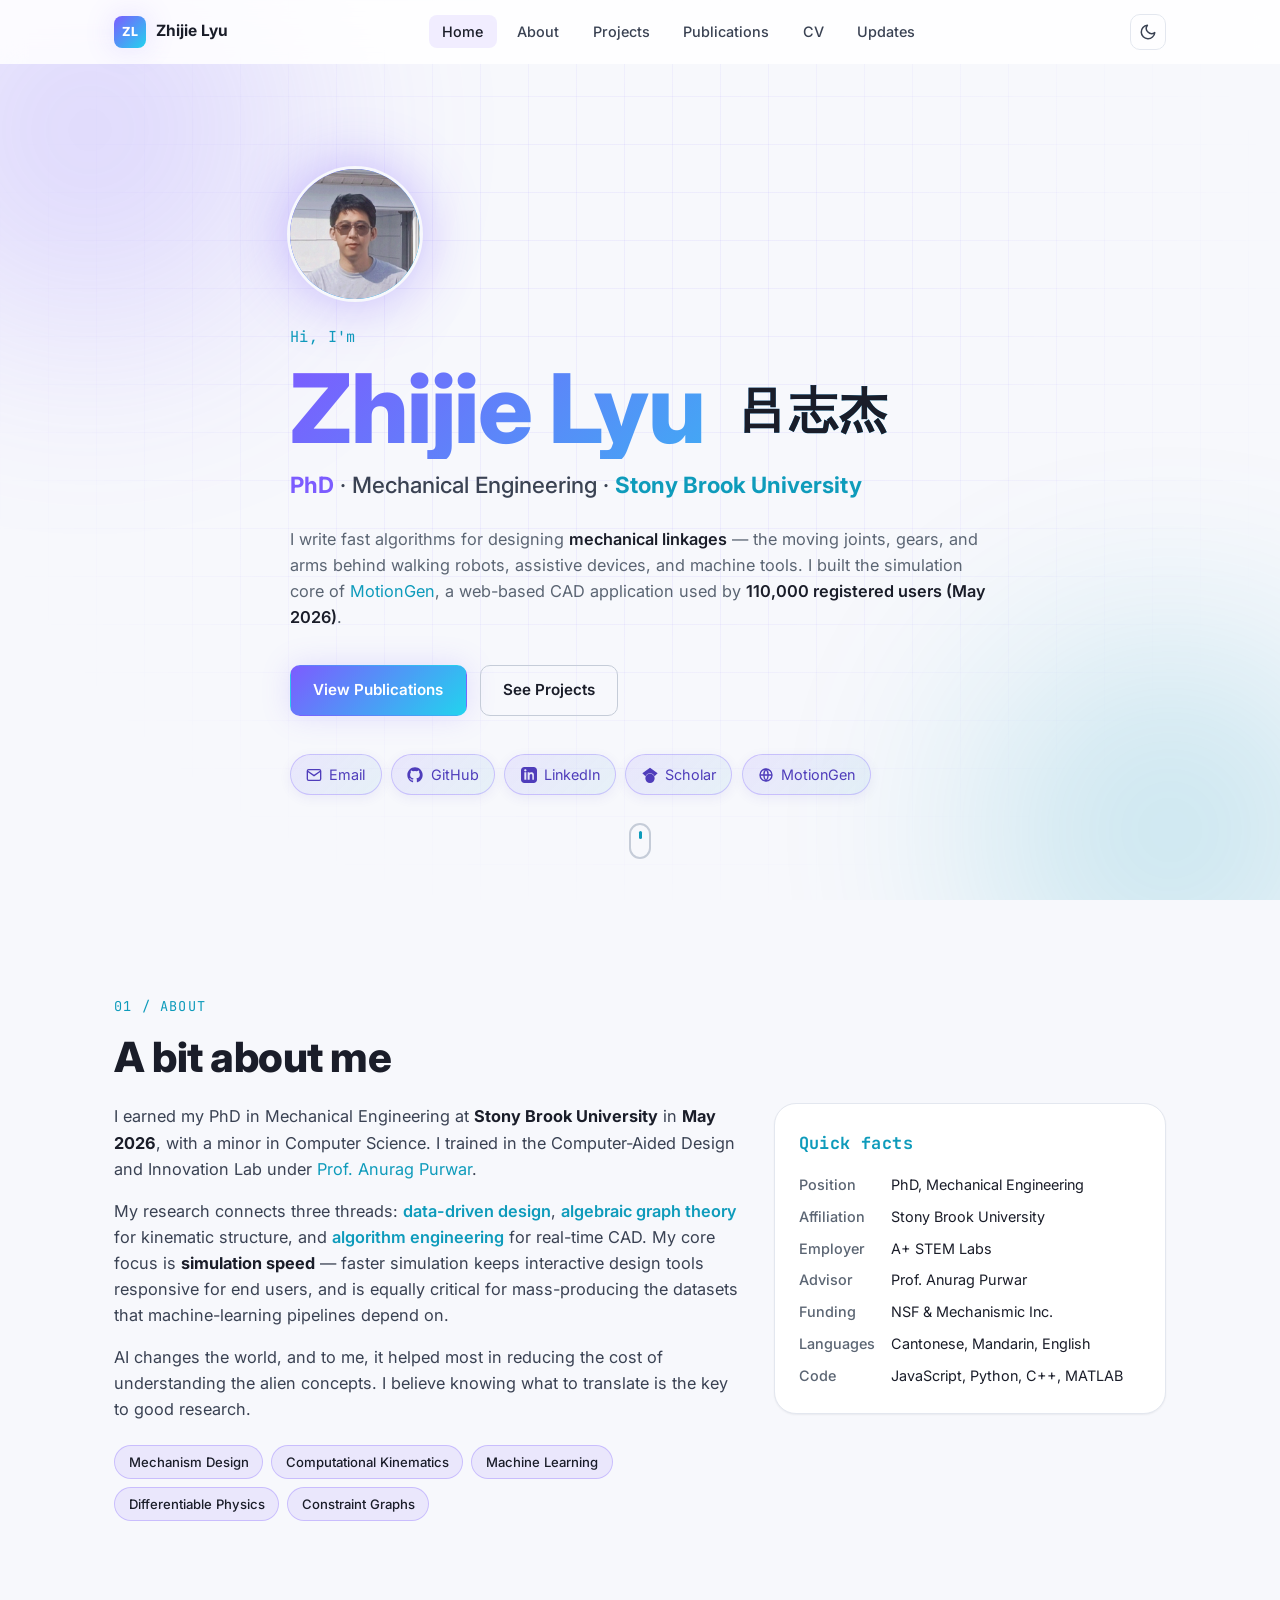
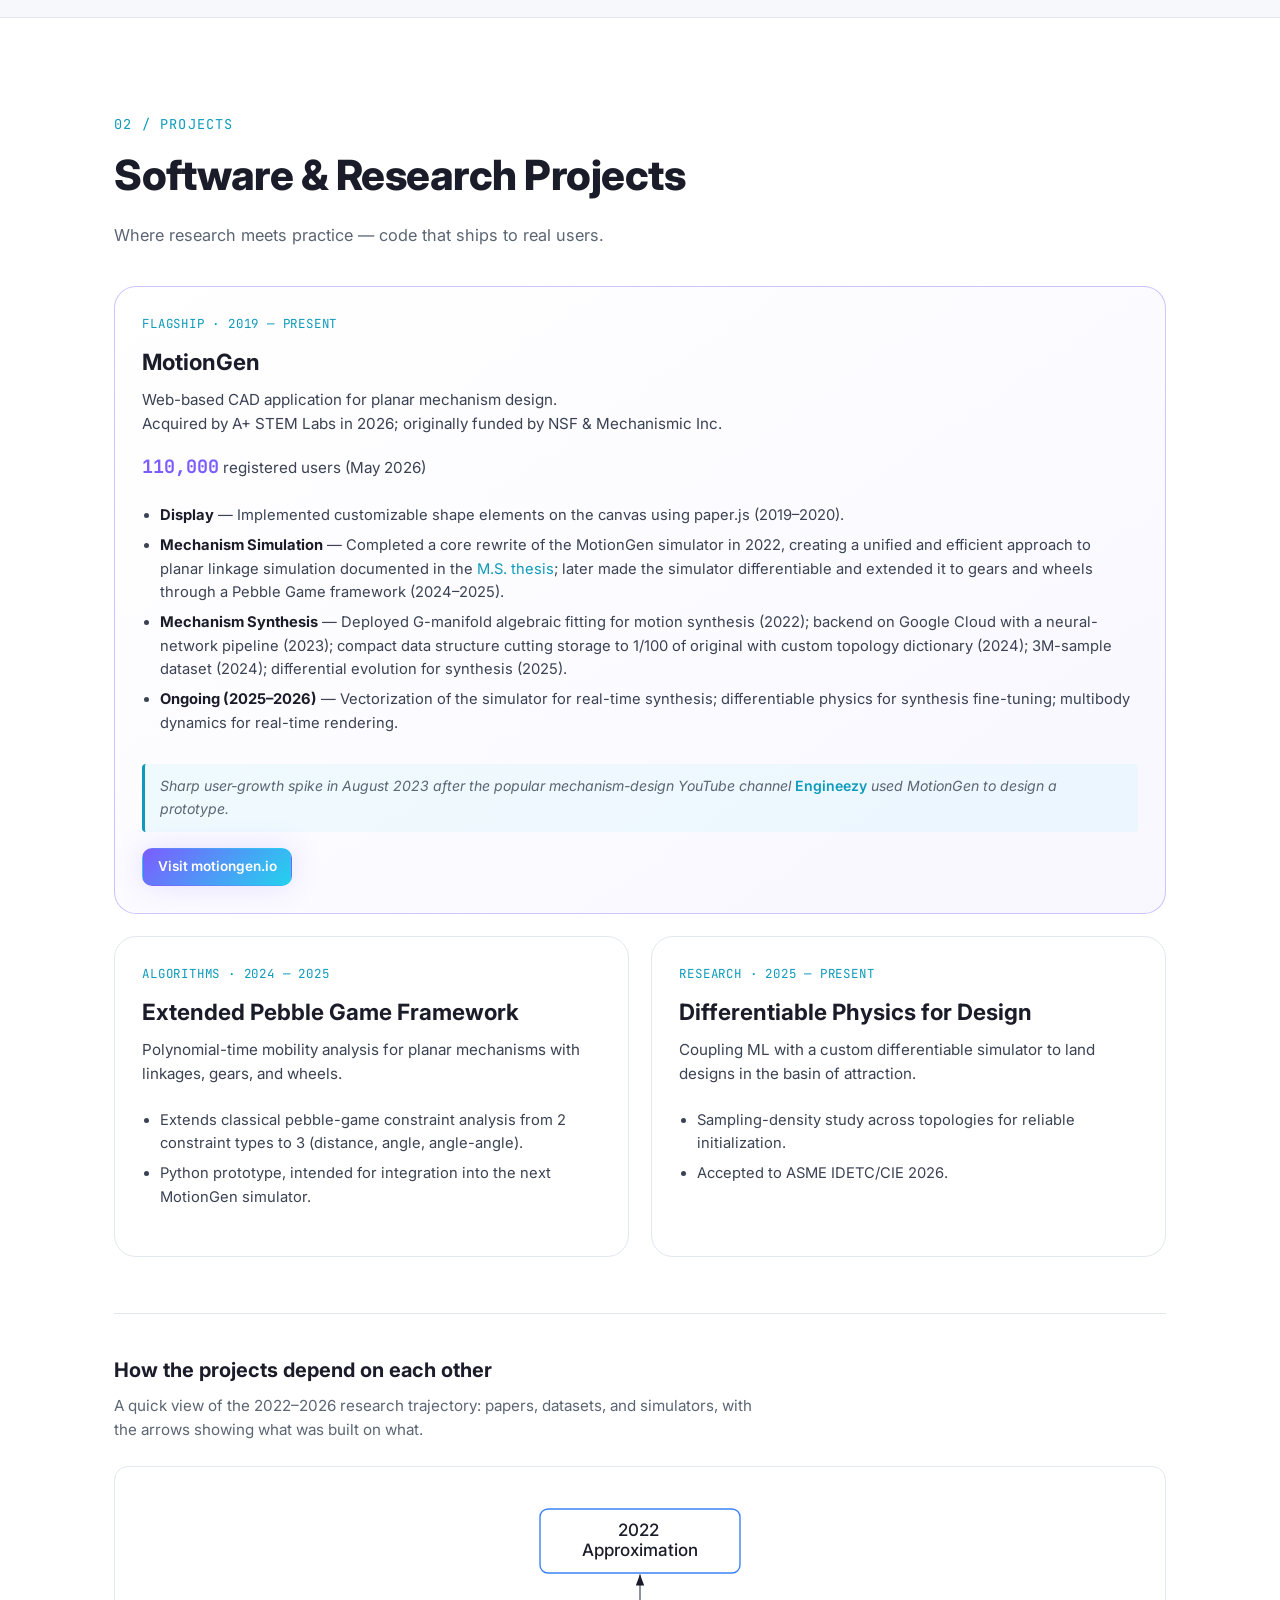
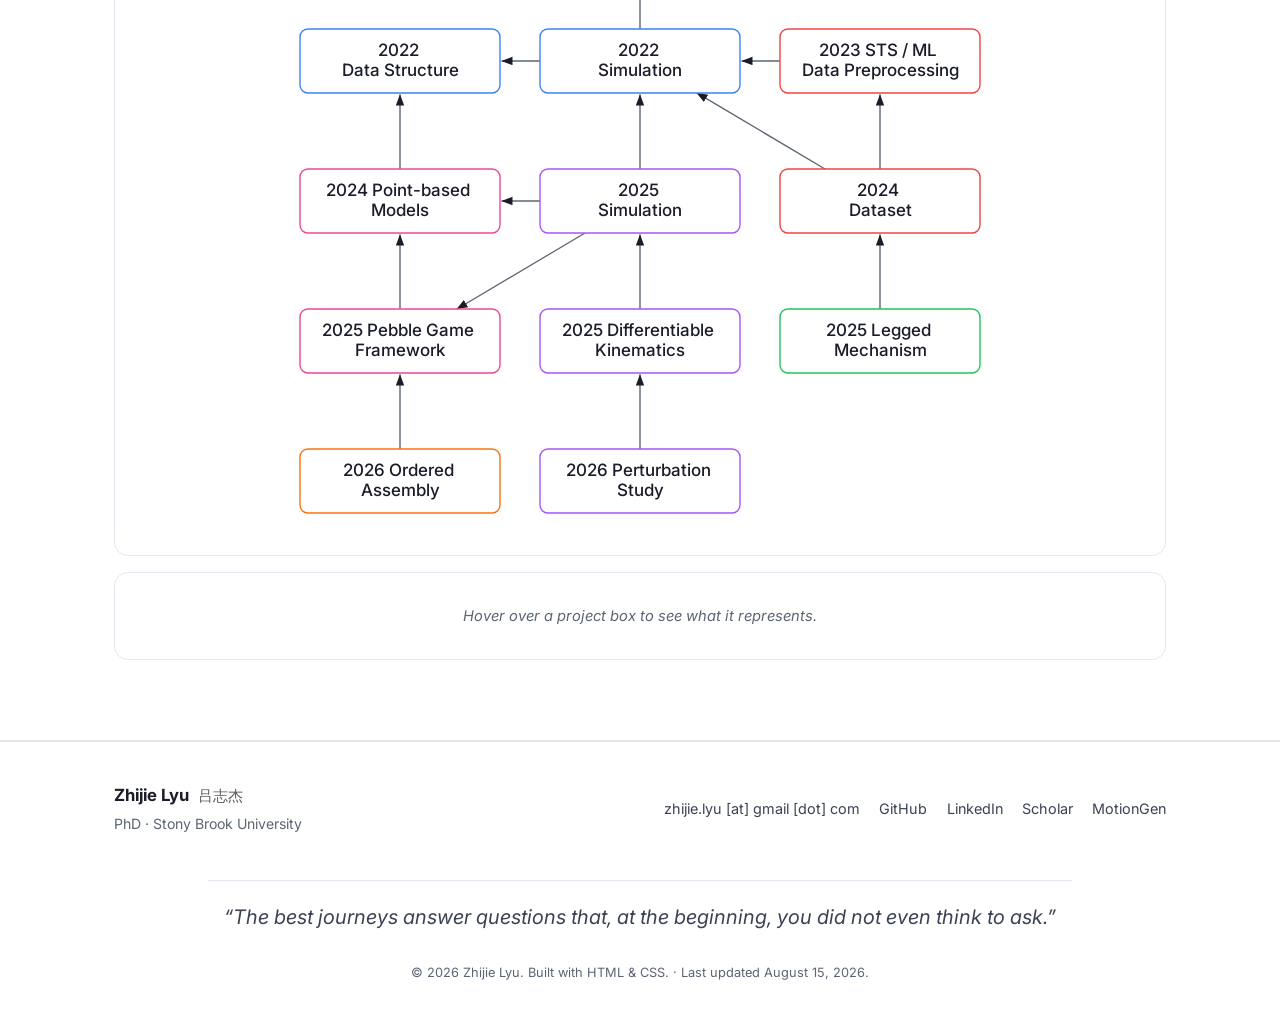
<file: index.html>
<!DOCTYPE html>
<html lang="en">
<head>
    <meta charset="UTF-8" />
    <meta name="viewport" content="width=device-width, initial-scale=1.0" />
    <meta name="description" content="Zhijie Lyu — PhD in Mechanical Engineering from Stony Brook University. Research on data-driven mechanism design, computational kinematics, and algebraic graph theory." />
    <meta name="author" content="Zhijie Lyu" />
    <title>Zhijie Lyu — Mechanism Design &amp; Computational Kinematics</title>
    <link rel="canonical" href="https://alsymiya.github.io/" />
    <link rel="icon" type="image/svg+xml" href="favicon.svg" />

    <!-- Open Graph -->
    <meta property="og:type" content="profile" />
    <meta property="og:title" content="Zhijie Lyu — Mechanism Design &amp; Computational Kinematics" />
    <meta property="og:description" content="PhD in Mechanical Engineering from Stony Brook University. Research on data-driven mechanism design, computational kinematics, and algebraic graph theory." />
    <meta property="og:url" content="https://alsymiya.github.io/" />
    <meta property="og:image" content="https://alsymiya.github.io/assets/img/avatar.png" />
    <meta property="profile:first_name" content="Zhijie" />
    <meta property="profile:last_name" content="Lyu" />

    <!-- Twitter card -->
    <meta name="twitter:card" content="summary" />
    <meta name="twitter:title" content="Zhijie Lyu — Mechanism Design &amp; Computational Kinematics" />
    <meta name="twitter:description" content="PhD in Mechanical Engineering from Stony Brook University. Research on data-driven mechanism design, computational kinematics, and algebraic graph theory." />
    <meta name="twitter:image" content="https://alsymiya.github.io/assets/img/avatar.png" />

    <!-- JSON-LD: Person schema -->
    <script type="application/ld+json">
    {
      "@context": "https://schema.org",
      "@type": "Person",
      "name": "Zhijie Lyu",
      "alternateName": "吕志杰",
      "givenName": "Zhijie",
      "familyName": "Lyu",
      "url": "https://alsymiya.github.io/",
      "image": "https://alsymiya.github.io/assets/img/avatar.png",
      "email": "mailto:zhijie.lyu@gmail.com",
      "jobTitle": "Researcher in Mechanical Engineering",
      "description": "PhD in Mechanical Engineering from Stony Brook University. Research on data-driven mechanism design, computational kinematics, and algebraic graph theory.",
      "affiliation": {
        "@type": "CollegeOrUniversity",
        "name": "Stony Brook University",
        "department": "Department of Mechanical Engineering",
        "url": "https://me.stonybrook.edu/"
      },
      "alumniOf": {
        "@type": "CollegeOrUniversity",
        "name": "Stony Brook University"
      },
      "knowsAbout": [
        "Computational Kinematics",
        "Mechanism Design",
        "Algebraic Graph Theory",
        "Data-Driven Design",
        "Computer-Aided Design",
        "Robotics"
      ],
      "sameAs": [
        "https://github.com/alsymiya",
        "https://www.linkedin.com/in/zhijie-lyu-7b461b293/",
        "https://scholar.google.com/citations?user=5Fk1GgYAAAAJ&hl=en",
        "https://motiongen.io"
      ]
    }
    </script>

    <link rel="preconnect" href="https://fonts.googleapis.com" />
    <link rel="preconnect" href="https://fonts.gstatic.com" crossorigin />
    <link href="https://fonts.googleapis.com/css2?family=Inter:wght@300;400;500;600;700;800&family=JetBrains+Mono:wght@400;500&display=swap" rel="stylesheet" />
    <link rel="stylesheet" href="styles.css" />

    <!-- Set theme before paint to avoid flash -->
    <script>
    (function () {
        try {
            var saved = localStorage.getItem('theme');
            var prefersLight = window.matchMedia && window.matchMedia('(prefers-color-scheme: light)').matches;
            var theme = saved || (prefersLight ? 'light' : 'dark');
            if (theme === 'light') document.documentElement.setAttribute('data-theme', 'light');
        } catch (e) { /* localStorage may be unavailable */ }
    })();
    </script>
</head>
<body>

<!-- ============== NAVIGATION ============== -->
<nav class="nav" id="nav">
    <div class="nav-inner">
        <a href="#home" class="nav-brand">
            <span class="brand-mark">ZL</span>
            <span class="brand-text">Zhijie Lyu</span>
        </a>
        <ul class="nav-links" id="navLinks">
            <li><a href="#home" class="nav-link">Home</a></li>
            <li><a href="#about" class="nav-link">About</a></li>
            <li><a href="#projects" class="nav-link">Projects</a></li>
            <li><a href="publications.html" class="nav-link">Publications</a></li>
            <li><a href="cv.html" class="nav-link">CV</a></li>
            <li><a href="updates.html" class="nav-link">Updates</a></li>
        </ul>
        <div class="nav-right">
            <button class="theme-toggle" id="themeToggle" aria-label="Toggle color theme" title="Toggle color theme">
                <svg class="icon-sun" viewBox="0 0 24 24" fill="none" stroke="currentColor" stroke-width="2" stroke-linecap="round" stroke-linejoin="round" aria-hidden="true">
                    <circle cx="12" cy="12" r="4"/>
                    <path d="M12 2v2M12 20v2M4.93 4.93l1.41 1.41M17.66 17.66l1.41 1.41M2 12h2M20 12h2M4.93 19.07l1.41-1.41M17.66 6.34l1.41-1.41"/>
                </svg>
                <svg class="icon-moon" viewBox="0 0 24 24" fill="none" stroke="currentColor" stroke-width="2" stroke-linecap="round" stroke-linejoin="round" aria-hidden="true">
                    <path d="M21 12.79A9 9 0 1 1 11.21 3 7 7 0 0 0 21 12.79z"/>
                </svg>
            </button>
            <button class="nav-toggle" id="navToggle" aria-label="Toggle navigation">
                <span></span><span></span><span></span>
            </button>
        </div>
    </div>
</nav>

<!-- ============== HERO / HOME ============== -->
<section class="hero" id="home">
    <div class="hero-bg">
        <div class="grid-pattern"></div>
        <div class="glow glow-1"></div>
        <div class="glow glow-2"></div>
    </div>
    <div class="container hero-inner">
        <div class="hero-avatar-wrap">
            <div class="hero-avatar">
                <img src="assets/img/avatar.png" alt="Zhijie Lyu (吕志杰)" onerror="this.style.display='none'; this.parentNode.classList.add('no-photo');" />
                <span class="avatar-fallback">ZL</span>
                <span class="avatar-ring" aria-hidden="true"></span>
            </div>
        </div>
        <p class="hero-greet">Hi, I'm</p>
        <h1 class="hero-name">Zhijie&nbsp;Lyu <span class="hero-name-zh" lang="zh-Hans">吕志杰</span></h1>
        <h2 class="hero-title">
            <span class="accent">PhD</span> &middot; Mechanical Engineering &middot; <span class="accent-2">Stony Brook University</span>
        </h2>
        <p class="hero-desc">
            I write fast algorithms for designing <strong>mechanical linkages</strong> — the moving joints, gears, and arms behind walking robots, assistive devices, and machine tools. I built the simulation core of <a href="https://motiongen.io" target="_blank" rel="noopener">MotionGen</a>, a web-based CAD application used by <strong>110,000 registered users (May 2026)</strong>.
        </p>
        <div class="hero-cta">
            <a href="publications.html" class="btn btn-primary">View Publications</a>
            <a href="#projects" class="btn btn-ghost">See Projects</a>
        </div>
        <div class="hero-links">
            <a href="mailto:zhijie.lyu@gmail.com" class="iconlink" title="Email (zhijie.lyu [at] gmail [dot] com)">
                <svg viewBox="0 0 24 24" fill="none" stroke="currentColor" stroke-width="2"><path d="M4 4h16c1.1 0 2 .9 2 2v12c0 1.1-.9 2-2 2H4c-1.1 0-2-.9-2-2V6c0-1.1.9-2 2-2z"/><polyline points="22,6 12,13 2,6"/></svg>
                <span>Email</span>
            </a>
            <a href="https://github.com/alsymiya" target="_blank" rel="noopener" class="iconlink" title="GitHub">
                <svg viewBox="0 0 24 24" fill="currentColor"><path d="M12 .5C5.65.5.5 5.65.5 12c0 5.08 3.29 9.39 7.86 10.91.58.1.79-.25.79-.55 0-.27-.01-1.18-.02-2.14-3.2.7-3.87-1.36-3.87-1.36-.52-1.32-1.27-1.67-1.27-1.67-1.04-.71.08-.7.08-.7 1.15.08 1.76 1.18 1.76 1.18 1.02 1.76 2.69 1.25 3.34.95.1-.74.4-1.25.72-1.54-2.55-.29-5.24-1.28-5.24-5.69 0-1.26.45-2.29 1.18-3.09-.12-.29-.51-1.46.11-3.05 0 0 .96-.31 3.15 1.18a10.96 10.96 0 0 1 5.74 0c2.19-1.49 3.15-1.18 3.15-1.18.62 1.59.23 2.76.11 3.05.74.8 1.18 1.83 1.18 3.09 0 4.42-2.69 5.4-5.25 5.68.41.36.78 1.05.78 2.12 0 1.53-.01 2.77-.01 3.14 0 .3.21.66.8.55C20.21 21.39 23.5 17.08 23.5 12 23.5 5.65 18.35.5 12 .5z"/></svg>
                <span>GitHub</span>
            </a>
            <a href="https://www.linkedin.com/in/zhijie-lyu-7b461b293/" target="_blank" rel="noopener" class="iconlink" title="LinkedIn">
                <svg viewBox="0 0 24 24" fill="currentColor"><path d="M19 0h-14c-2.76 0-5 2.24-5 5v14c0 2.76 2.24 5 5 5h14c2.76 0 5-2.24 5-5v-14c0-2.76-2.24-5-5-5zm-11 19h-3v-11h3v11zm-1.5-12.27c-.97 0-1.75-.79-1.75-1.76s.78-1.76 1.75-1.76 1.75.79 1.75 1.76-.78 1.76-1.75 1.76zm13.5 12.27h-3v-5.6c0-1.34-.03-3.06-1.87-3.06-1.87 0-2.16 1.46-2.16 2.97v5.69h-3v-11h2.88v1.5h.04c.4-.76 1.38-1.56 2.84-1.56 3.04 0 3.6 2 3.6 4.59v6.47z"/></svg>
                <span>LinkedIn</span>
            </a>
            <a href="https://scholar.google.com/citations?user=5Fk1GgYAAAAJ&amp;hl=en" target="_blank" rel="noopener" class="iconlink" title="Google Scholar">
                <svg viewBox="0 0 24 24" fill="currentColor"><path d="M5.242 13.769L0.5 9.5 12 1l11.5 8.5-4.742 4.269C17.548 11.249 14.978 9.5 12 9.5c-2.977 0-5.548 1.749-6.758 4.269zM12 10a7 7 0 1 0 0 14 7 7 0 0 0 0-14z"/></svg>
                <span>Scholar</span>
            </a>
            <a href="https://motiongen.io" target="_blank" rel="noopener" class="iconlink" title="MotionGen">
                <svg viewBox="0 0 24 24" fill="none" stroke="currentColor" stroke-width="2"><circle cx="12" cy="12" r="9"/><path d="M3 12h18M12 3a14 14 0 0 1 0 18M12 3a14 14 0 0 0 0 18"/></svg>
                <span>MotionGen</span>
            </a>
        </div>
        <div class="scroll-cue" aria-hidden="true">
            <span></span>
        </div>
    </div>
</section>

<!-- ============== ABOUT ============== -->
<section class="section" id="about">
    <div class="container">
        <p class="eyebrow">01 / About</p>
        <h2 class="section-title">A bit about me</h2>
        <div class="about-grid">
            <div class="about-text">
                <p>
                    I earned my PhD in Mechanical Engineering at <strong>Stony Brook University</strong> in <strong>May 2026</strong>, with a minor in Computer Science. I trained in the Computer-Aided Design and Innovation Lab under <a href="https://me.stonybrook.edu/people/faculty/Purwar_Anurag.php" target="_blank" rel="noopener">Prof. Anurag Purwar</a>.
                </p>
                <p>
                    My research connects three threads: <span class="hl">data-driven design</span>, <span class="hl">algebraic graph theory</span> for kinematic structure, and <span class="hl">algorithm engineering</span> for real-time CAD. My core focus is <strong>simulation speed</strong> &mdash; faster simulation keeps interactive design tools responsive for end users, and is equally critical for mass-producing the datasets that machine-learning pipelines depend on.
                </p>
                <p>
                    AI changes the world, and to me, it helped most in reducing the cost of understanding the alien concepts. I believe knowing what to translate is the key to good research.
                </p>
                <p class="about-tags">
                    <span class="tag">Mechanism Design</span>
                    <span class="tag">Computational Kinematics</span>
                    <span class="tag">Machine Learning</span>
                    <span class="tag">Differentiable Physics</span>
                    <span class="tag">Constraint Graphs</span>
                </p>
            </div>
            <aside class="about-card">
                <h3>Quick facts</h3>
                <dl>
                    <dt>Position</dt><dd>PhD, Mechanical Engineering</dd>
                    <dt>Affiliation</dt><dd>Stony Brook University</dd>
                    <dt>Employer</dt><dd>A+ STEM Labs</dd>
                    <dt>Advisor</dt><dd>Prof. Anurag Purwar</dd>
                    <dt>Funding</dt><dd>NSF &amp; Mechanismic Inc.</dd>
                    <dt>Languages</dt><dd>Cantonese, Mandarin, English</dd>
                    <dt>Code</dt><dd>JavaScript, Python, C++, MATLAB</dd>
                </dl>
            </aside>
        </div>

    </div>
</section>

<!-- ============== PROJECTS ============== -->
<section class="section section-alt" id="projects">
    <div class="container">
        <p class="eyebrow">02 / Projects</p>
        <h2 class="section-title">Software &amp; Research Projects</h2>
        <p class="section-subtitle">Where research meets practice — code that ships to real users.</p>

        <div class="project-grid">

            <article class="project featured-project">
                <div class="project-tag">Flagship · 2019 — Present</div>
                <h3>MotionGen</h3>
                <p class="project-sub">Web-based CAD application for planar mechanism design.<br/>Acquired by A+ STEM Labs in 2026; originally funded by NSF &amp; Mechanismic Inc.</p>
                <p class="project-stat"><span class="stat-num">110,000</span> registered users (May 2026)</p>
                <ul class="project-bullets">
                    <li><strong>Display</strong> — Implemented customizable shape elements on the canvas using paper.js (2019–2020).</li>
                    <li><strong>Mechanism Simulation</strong> — Completed a core rewrite of the MotionGen simulator in 2022, creating a unified and efficient approach to planar linkage simulation documented in the <a href="https://www.researchgate.net/publication/385103862_Real-Time_Kinematic_Simulation_of_Planar_Linkage_Mechanisms" target="_blank" rel="noopener">M.S. thesis</a>; later made the simulator differentiable and extended it to gears and wheels through a Pebble Game framework (2024–2025).</li>
                    <li><strong>Mechanism Synthesis</strong> — Deployed G-manifold algebraic fitting for motion synthesis (2022); backend on Google Cloud with a neural-network pipeline (2023); compact data structure cutting storage to 1/100 of original with custom topology dictionary (2024); 3M-sample dataset (2024); differential evolution for synthesis (2025).</li>
                    <li><strong>Ongoing (2025–2026)</strong> — Vectorization of the simulator for real-time synthesis; differentiable physics for synthesis fine-tuning; multibody dynamics for real-time rendering.</li>
                </ul>
                <p class="project-impact">Sharp user-growth spike in August 2023 after the popular mechanism-design YouTube channel <a href="https://www.youtube.com/@Engineezy" target="_blank" rel="noopener"><em>Engineezy</em></a> used MotionGen to design a prototype.</p>
                <div class="project-actions">
                    <a href="https://motiongen.io" target="_blank" rel="noopener" class="btn btn-primary btn-sm">Visit motiongen.io</a>
                </div>
            </article>

            <article class="project">
                <div class="project-tag">Algorithms · 2024 — 2025</div>
                <h3>Extended Pebble Game Framework</h3>
                <p class="project-sub">Polynomial-time mobility analysis for planar mechanisms with linkages, gears, and wheels.</p>
                <ul class="project-bullets">
                    <li>Extends classical pebble-game constraint analysis from 2 constraint types to 3 (distance, angle, angle-angle).</li>
                    <li>Python prototype, intended for integration into the next MotionGen simulator.</li>
                </ul>
            </article>

            <article class="project">
                <div class="project-tag">Research · 2025 — Present</div>
                <h3>Differentiable Physics for Design</h3>
                <p class="project-sub">Coupling ML with a custom differentiable simulator to land designs in the basin of attraction.</p>
                <ul class="project-bullets">
                    <li>Sampling-density study across topologies for reliable initialization.</li>
                    <li>Accepted to ASME IDETC/CIE 2026.</li>
                </ul>
            </article>

        </div>

        <!-- Project dependency map -->
        <div class="dep-map">
            <h3 class="dep-map-h">How the projects depend on each other</h3>
            <p class="dep-map-sub">A quick view of the 2022&ndash;2026 research trajectory: papers, datasets, and simulators, with the arrows showing what was built on what.</p>
            <figure class="dep-map-figure">
                <svg class="dep-svg" viewBox="0 0 720 640" xmlns="http://www.w3.org/2000/svg" role="img" aria-label="Project dependency graph showing how research projects from 2022 to 2026 build on each other">
                    <defs>
                        <marker id="dep-arrow" markerWidth="8" markerHeight="8" refX="7.5" refY="3" orient="auto" markerUnits="strokeWidth">
                            <path d="M0,0 L0,6 L8,3 z" fill="currentColor" />
                        </marker>
                    </defs>

                    <!-- Edges (drawn first so nodes sit on top) -->
                    <g class="dep-edges" fill="none" stroke="currentColor" stroke-width="1.4" marker-end="url(#dep-arrow)">
                        <line x1="360" y1="138" x2="360" y2="84" />  <!-- sim22 → approx -->
                        <line x1="260" y1="170" x2="222" y2="170" /> <!-- sim22 → datastruct -->
                        <line x1="500" y1="170" x2="462" y2="170" /> <!-- sts23 → sim22 -->
                        <line x1="600" y1="278" x2="600" y2="204" /> <!-- data24 → sts23 -->
                        <line x1="545" y1="278" x2="417" y2="202" /> <!-- data24 → sim22 -->
                        <line x1="600" y1="418" x2="600" y2="344" /> <!-- legged → data24 -->
                        <line x1="360" y1="278" x2="360" y2="204" /> <!-- sim25 → sim22 -->
                        <line x1="260" y1="310" x2="222" y2="310" /> <!-- sim25 → modth -->
                        <line x1="305" y1="342" x2="177" y2="418" /> <!-- sim25 → mob25 -->
                        <line x1="120" y1="418" x2="120" y2="344" /> <!-- mob25 → modth -->
                        <line x1="120" y1="278" x2="120" y2="204" /> <!-- modth → datastruct -->
                        <line x1="360" y1="418" x2="360" y2="344" /> <!-- diffkin → sim25 -->
                        <line x1="120" y1="558" x2="120" y2="484" /> <!-- assembly → mob25 -->
                        <line x1="360" y1="558" x2="360" y2="484" /> <!-- perturb → diffkin -->
                    </g>

                    <!-- Nodes -->
                    <g class="dep-nodes" text-anchor="middle">
                        <g class="dep-node" data-group="blue" tabindex="0">
                            <rect x="260" y="18" width="200" height="64" rx="8" ry="8" />
                            <text x="360" y="50">
                                <tspan x="360" class="dep-year" dy="-0.6em">2022</tspan>
                                <tspan x="360" dy="1.2em">Approximation</tspan>
                            </text>
                        </g>
                        <g class="dep-node" data-group="blue" tabindex="0">
                            <rect x="20" y="138" width="200" height="64" rx="8" ry="8" />
                            <text x="120" y="170">
                                <tspan x="120" class="dep-year" dy="-0.6em">2022</tspan>
                                <tspan x="120" dy="1.2em">Data Structure</tspan>
                            </text>
                        </g>
                        <g class="dep-node" data-group="blue" tabindex="0">
                            <rect x="260" y="138" width="200" height="64" rx="8" ry="8" />
                            <text x="360" y="170">
                                <tspan x="360" class="dep-year" dy="-0.6em">2022</tspan>
                                <tspan x="360" dy="1.2em">Simulation</tspan>
                            </text>
                        </g>
                        <g class="dep-node" data-group="red1" tabindex="0">
                            <rect x="500" y="138" width="200" height="64" rx="8" ry="8" />
                            <text x="600" y="170">
                                <tspan x="600" class="dep-year" dy="-0.6em">2023 STS / ML</tspan>
                                <tspan x="600" dy="1.2em">Data Preprocessing</tspan>
                            </text>
                        </g>
                        <g class="dep-node" data-group="pink" tabindex="0">
                            <rect x="20" y="278" width="200" height="64" rx="8" ry="8" />
                            <text x="120" y="310">
                                <tspan x="120" class="dep-year" dy="-0.6em">2024 Point-based</tspan>
                                <tspan x="120" dy="1.2em">Models</tspan>
                            </text>
                        </g>
                        <g class="dep-node" data-group="purple" tabindex="0">
                            <rect x="260" y="278" width="200" height="64" rx="8" ry="8" />
                            <text x="360" y="310">
                                <tspan x="360" class="dep-year" dy="-0.6em">2025</tspan>
                                <tspan x="360" dy="1.2em">Simulation</tspan>
                            </text>
                        </g>
                        <g class="dep-node" data-group="red2" tabindex="0">
                            <rect x="500" y="278" width="200" height="64" rx="8" ry="8" />
                            <text x="600" y="310">
                                <tspan x="600" class="dep-year" dy="-0.6em">2024</tspan>
                                <tspan x="600" dy="1.2em">Dataset</tspan>
                            </text>
                        </g>
                        <g class="dep-node" data-group="pink" tabindex="0">
                            <rect x="20" y="418" width="200" height="64" rx="8" ry="8" />
                            <text x="120" y="450">
                                <tspan x="120" class="dep-year" dy="-0.6em">2025 Pebble Game</tspan>
                                <tspan x="120" dy="1.2em">Framework</tspan>
                            </text>
                        </g>
                        <g class="dep-node" data-group="purple" tabindex="0">
                            <rect x="260" y="418" width="200" height="64" rx="8" ry="8" />
                            <text x="360" y="450">
                                <tspan x="360" class="dep-year" dy="-0.6em">2025 Differentiable</tspan>
                                <tspan x="360" dy="1.2em">Kinematics</tspan>
                            </text>
                        </g>
                        <g class="dep-node" data-group="green" tabindex="0">
                            <rect x="500" y="418" width="200" height="64" rx="8" ry="8" />
                            <text x="600" y="450">
                                <tspan x="600" class="dep-year" dy="-0.6em">2025 Legged</tspan>
                                <tspan x="600" dy="1.2em">Mechanism</tspan>
                            </text>
                        </g>
                        <g class="dep-node" data-group="orange" tabindex="0">
                            <rect x="20" y="558" width="200" height="64" rx="8" ry="8" />
                            <text x="120" y="590">
                                <tspan x="120" class="dep-year" dy="-0.6em">2026 Ordered</tspan>
                                <tspan x="120" dy="1.2em">Assembly</tspan>
                            </text>
                        </g>
                        <g class="dep-node" data-group="purple" tabindex="0">
                            <rect x="260" y="558" width="200" height="64" rx="8" ry="8" />
                            <text x="360" y="590">
                                <tspan x="360" class="dep-year" dy="-0.6em">2026 Perturbation</tspan>
                                <tspan x="360" dy="1.2em">Study</tspan>
                            </text>
                        </g>
                    </g>
                </svg>
            </figure>
            <div class="dep-info" id="depInfo" role="status" aria-live="polite">
                <p class="dep-info-default">Hover over a project box to see what it represents.</p>
                <div class="dep-info-content" hidden>
                    <span class="dep-info-swatch"></span>
                    <p class="dep-info-text"></p>
                </div>
            </div>
        </div>
    </div>
</section>

<!-- ============== FOOTER ============== -->
<footer class="footer">
    <div class="container footer-inner">
        <div>
            <p class="footer-name">Zhijie Lyu <span lang="zh-Hans" class="footer-name-zh">吕志杰</span></p>
            <p class="footer-sub">PhD &middot; Stony Brook University</p>
        </div>
        <div class="footer-links">
            <a href="mailto:zhijie.lyu@gmail.com">zhijie.lyu [at] gmail [dot] com</a>
            <a href="https://github.com/alsymiya" target="_blank" rel="noopener">GitHub</a>
            <a href="https://www.linkedin.com/in/zhijie-lyu-7b461b293/" target="_blank" rel="noopener">LinkedIn</a>
            <a href="https://scholar.google.com/citations?user=5Fk1GgYAAAAJ&amp;hl=en" target="_blank" rel="noopener">Scholar</a>
            <a href="https://motiongen.io" target="_blank" rel="noopener">MotionGen</a>
        </div>
        <p class="footer-quote">&ldquo;The best journeys answer questions that, at the beginning, you did not even think to ask.&rdquo;</p>
        <p class="footer-copy">&copy; 2026 Zhijie Lyu. Built with HTML &amp; CSS. &middot; Last updated <time datetime="2026-08-15">August 15, 2026</time>.</p>
    </div>
</footer>

<script src="script.js"></script>
</body>
</html>
</file>
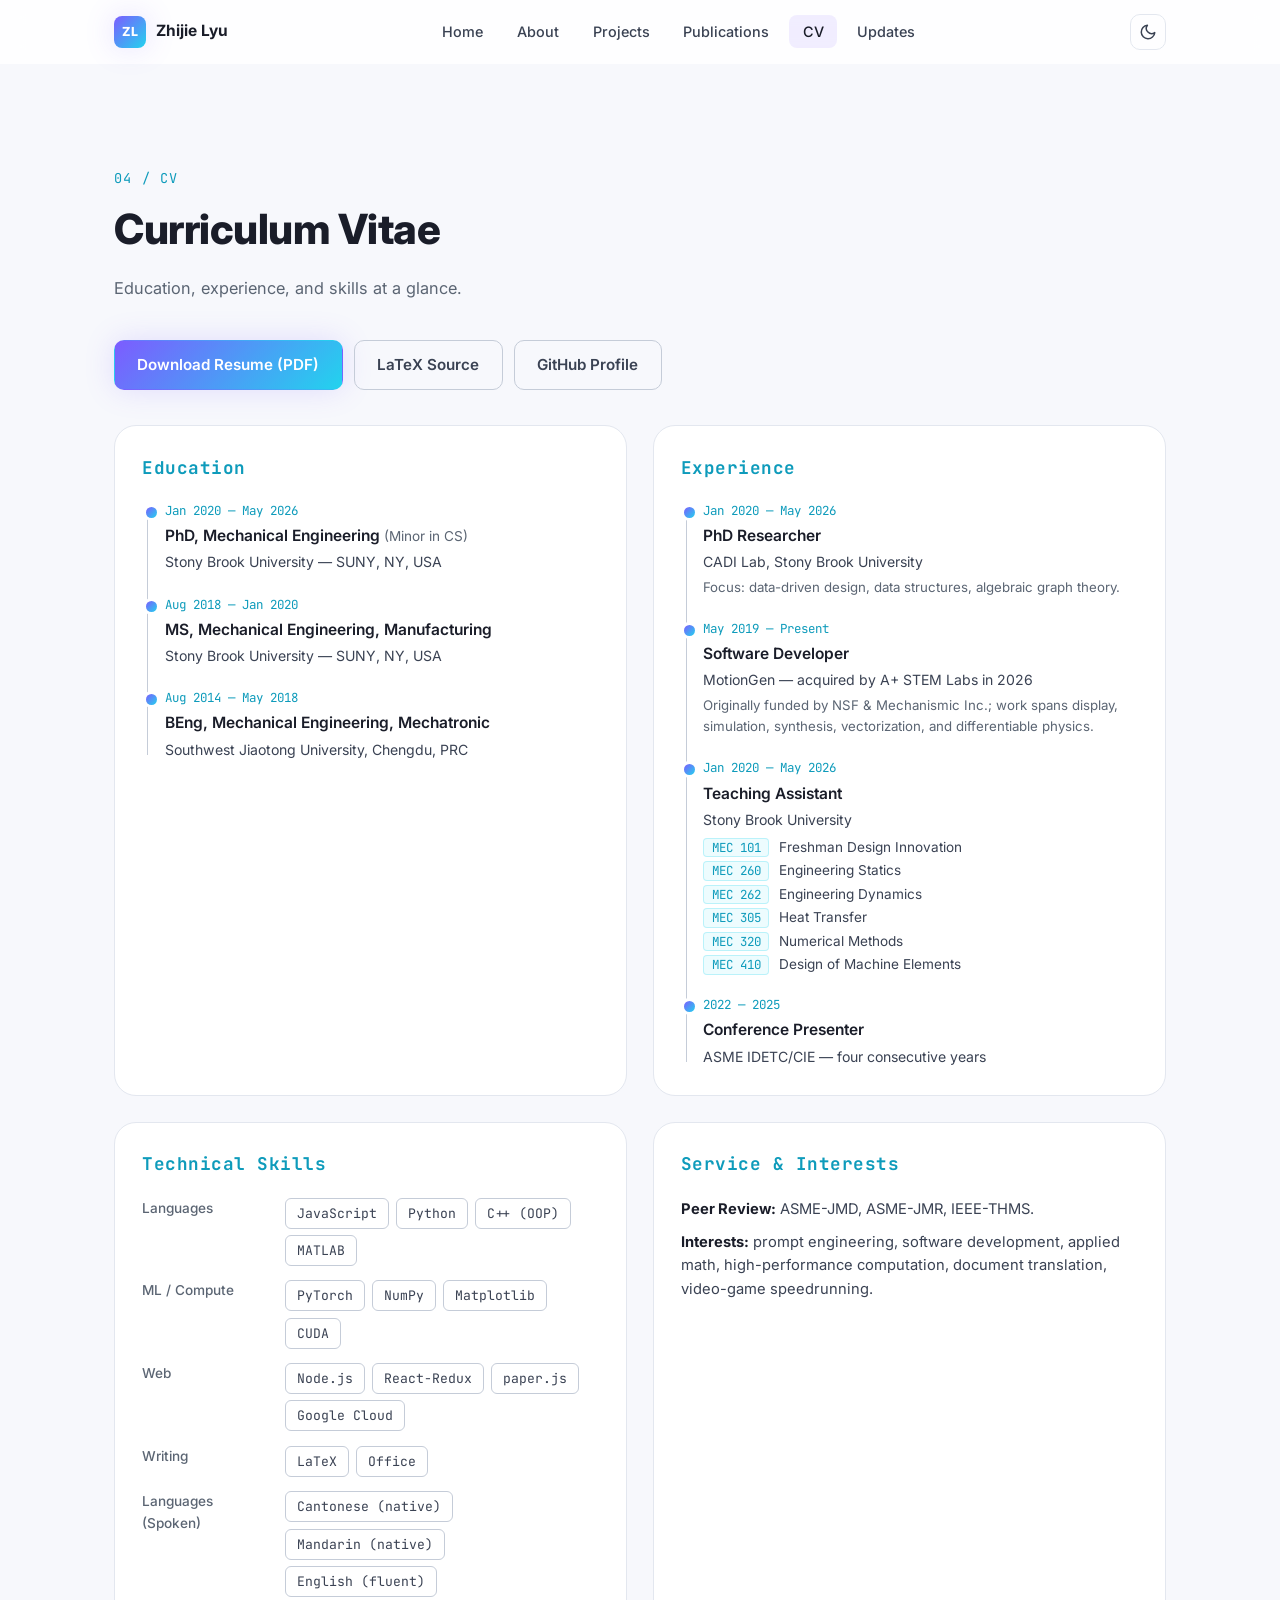
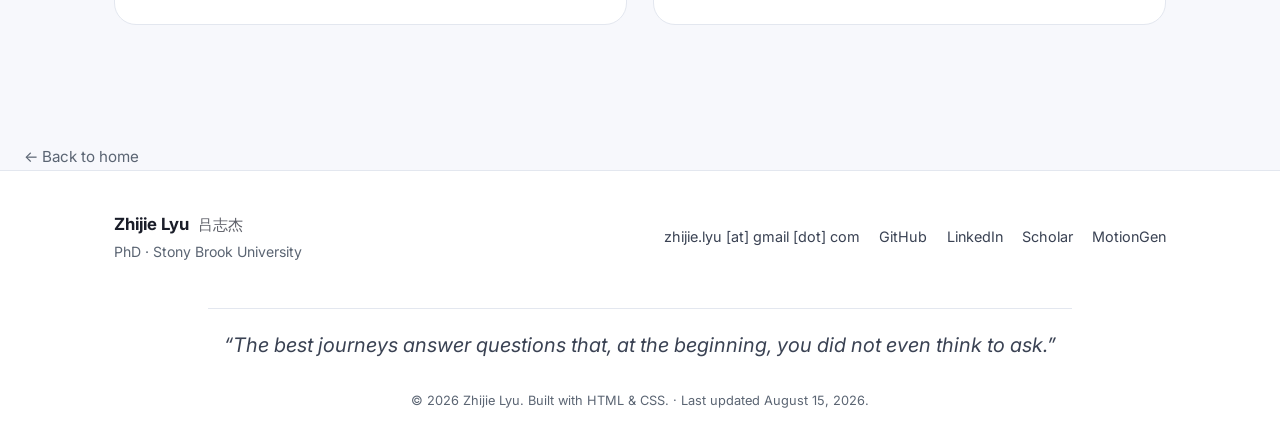
<file: cv.html>
<!DOCTYPE html>
<html lang="en">
<head>
    <meta charset="UTF-8" />
    <meta name="viewport" content="width=device-width, initial-scale=1.0" />
    <meta name="description" content="Curriculum vitae of Zhijie Lyu: education, software and research experience, technical skills, and professional service." />
    <meta name="author" content="Zhijie Lyu" />
    <title>CV — Zhijie Lyu</title>
    <link rel="canonical" href="https://alsymiya.github.io/cv.html" />
    <link rel="icon" type="image/svg+xml" href="favicon.svg" />

    <meta property="og:type" content="website" />
    <meta property="og:title" content="CV — Zhijie Lyu" />
    <meta property="og:description" content="Education, software and research experience, technical skills, and professional service." />
    <meta property="og:url" content="https://alsymiya.github.io/cv.html" />
    <meta property="og:image" content="https://alsymiya.github.io/assets/img/avatar.png" />
    <meta name="twitter:card" content="summary" />
    <meta name="twitter:title" content="CV — Zhijie Lyu" />
    <meta name="twitter:description" content="Education, software and research experience, technical skills, and professional service." />
    <meta name="twitter:image" content="https://alsymiya.github.io/assets/img/avatar.png" />

    <link rel="preconnect" href="https://fonts.googleapis.com" />
    <link rel="preconnect" href="https://fonts.gstatic.com" crossorigin />
    <link href="https://fonts.googleapis.com/css2?family=Inter:wght@300;400;500;600;700;800&family=JetBrains+Mono:wght@400;500&display=swap" rel="stylesheet" />
    <link rel="stylesheet" href="styles.css" />
    <script>
    (function () {
        try {
            var saved = localStorage.getItem('theme');
            var prefersLight = window.matchMedia && window.matchMedia('(prefers-color-scheme: light)').matches;
            var theme = saved || (prefersLight ? 'light' : 'dark');
            if (theme === 'light') document.documentElement.setAttribute('data-theme', 'light');
        } catch (e) { /* localStorage may be unavailable */ }
    })();
    </script>
</head>
<body>

<nav class="nav scrolled" id="nav">
    <div class="nav-inner">
        <a href="index.html#home" class="nav-brand">
            <span class="brand-mark">ZL</span>
            <span class="brand-text">Zhijie Lyu</span>
        </a>
        <ul class="nav-links" id="navLinks">
            <li><a href="index.html#home" class="nav-link">Home</a></li>
            <li><a href="index.html#about" class="nav-link">About</a></li>
            <li><a href="index.html#projects" class="nav-link">Projects</a></li>
            <li><a href="publications.html" class="nav-link">Publications</a></li>
            <li><a href="cv.html" class="nav-link active">CV</a></li>
            <li><a href="updates.html" class="nav-link">Updates</a></li>
        </ul>
        <div class="nav-right">
            <button class="theme-toggle" id="themeToggle" aria-label="Toggle color theme" title="Toggle color theme">
                <svg class="icon-sun" viewBox="0 0 24 24" fill="none" stroke="currentColor" stroke-width="2" stroke-linecap="round" stroke-linejoin="round" aria-hidden="true"><circle cx="12" cy="12" r="4"/><path d="M12 2v2M12 20v2M4.93 4.93l1.41 1.41M17.66 17.66l1.41 1.41M2 12h2M20 12h2M4.93 19.07l1.41-1.41M17.66 6.34l1.41-1.41"/></svg>
                <svg class="icon-moon" viewBox="0 0 24 24" fill="none" stroke="currentColor" stroke-width="2" stroke-linecap="round" stroke-linejoin="round" aria-hidden="true"><path d="M21 12.79A9 9 0 1 1 11.21 3 7 7 0 0 0 21 12.79z"/></svg>
            </button>
            <button class="nav-toggle" id="navToggle" aria-label="Toggle navigation"><span></span><span></span><span></span></button>
        </div>
    </div>
</nav>

<main class="page-main">
<section class="section" id="cv-page">
    <div class="container">
        <p class="eyebrow">04 / CV</p>
        <h1 class="section-title">Curriculum Vitae</h1>
        <p class="section-subtitle">Education, experience, and skills at a glance.</p>

        <div class="cv-actions">
            <a href="Resume/Lyu_Zhijie_Resume.pdf" target="_blank" rel="noopener" class="btn btn-primary">Download Resume (PDF)</a>
            <a href="Resume/main.tex" target="_blank" rel="noopener" class="btn btn-outline">LaTeX Source</a>
            <a href="https://github.com/alsymiya" target="_blank" rel="noopener" class="btn btn-outline">GitHub Profile</a>
        </div>

        <div class="cv-grid">
            <div class="cv-block">
                <h2 class="cv-h">Education</h2>
                <div class="timeline">
                    <div class="t-item"><div class="t-dot"></div><div class="t-date">Jan 2020 — May 2026</div><div class="t-title">PhD, Mechanical Engineering <span class="t-minor">(Minor in CS)</span></div><div class="t-org">Stony Brook University &mdash; SUNY, NY, USA</div></div>
                    <div class="t-item"><div class="t-dot"></div><div class="t-date">Aug 2018 — Jan 2020</div><div class="t-title">MS, Mechanical Engineering, Manufacturing</div><div class="t-org">Stony Brook University &mdash; SUNY, NY, USA</div></div>
                    <div class="t-item"><div class="t-dot"></div><div class="t-date">Aug 2014 — May 2018</div><div class="t-title">BEng, Mechanical Engineering, Mechatronic</div><div class="t-org">Southwest Jiaotong University, Chengdu, PRC</div></div>
                </div>
            </div>

            <div class="cv-block">
                <h2 class="cv-h">Experience</h2>
                <div class="timeline">
                    <div class="t-item"><div class="t-dot"></div><div class="t-date">Jan 2020 — May 2026</div><div class="t-title">PhD Researcher</div><div class="t-org">CADI Lab, Stony Brook University</div><div class="t-meta">Focus: data-driven design, data structures, algebraic graph theory.</div></div>
                    <div class="t-item"><div class="t-dot"></div><div class="t-date">May 2019 — Present</div><div class="t-title">Software Developer</div><div class="t-org">MotionGen &mdash; acquired by A+ STEM Labs in 2026</div><div class="t-meta">Originally funded by NSF &amp; Mechanismic Inc.; work spans display, simulation, synthesis, vectorization, and differentiable physics.</div></div>
                    <div class="t-item">
                        <div class="t-dot"></div><div class="t-date">Jan 2020 — May 2026</div><div class="t-title">Teaching Assistant</div><div class="t-org">Stony Brook University</div>
                        <ul class="t-courses">
                            <li><span class="t-code">MEC&nbsp;101</span> Freshman Design Innovation</li><li><span class="t-code">MEC&nbsp;260</span> Engineering Statics</li><li><span class="t-code">MEC&nbsp;262</span> Engineering Dynamics</li><li><span class="t-code">MEC&nbsp;305</span> Heat Transfer</li><li><span class="t-code">MEC&nbsp;320</span> Numerical Methods</li><li><span class="t-code">MEC&nbsp;410</span> Design of Machine Elements</li>
                        </ul>
                    </div>
                    <div class="t-item"><div class="t-dot"></div><div class="t-date">2022 — 2025</div><div class="t-title">Conference Presenter</div><div class="t-org">ASME IDETC/CIE &mdash; four consecutive years</div></div>
                </div>
            </div>

            <div class="cv-block">
                <h2 class="cv-h">Technical Skills</h2>
                <div class="skills">
                    <div class="skill-row"><span class="skill-label">Languages</span><div class="skill-tags"><span class="skill">JavaScript</span><span class="skill">Python</span><span class="skill">C++ (OOP)</span><span class="skill">MATLAB</span></div></div>
                    <div class="skill-row"><span class="skill-label">ML / Compute</span><div class="skill-tags"><span class="skill">PyTorch</span><span class="skill">NumPy</span><span class="skill">Matplotlib</span><span class="skill">CUDA</span></div></div>
                    <div class="skill-row"><span class="skill-label">Web</span><div class="skill-tags"><span class="skill">Node.js</span><span class="skill">React-Redux</span><span class="skill">paper.js</span><span class="skill">Google Cloud</span></div></div>
                    <div class="skill-row"><span class="skill-label">Writing</span><div class="skill-tags"><span class="skill">LaTeX</span><span class="skill">Office</span></div></div>
                    <div class="skill-row"><span class="skill-label">Languages (Spoken)</span><div class="skill-tags"><span class="skill">Cantonese (native)</span><span class="skill">Mandarin (native)</span><span class="skill">English (fluent)</span></div></div>
                </div>
            </div>

            <div class="cv-block">
                <h2 class="cv-h">Service &amp; Interests</h2>
                <p class="cv-p"><strong>Peer Review:</strong> ASME-JMD, ASME-JMR, IEEE-THMS.</p>
                <p class="cv-p"><strong>Interests:</strong> prompt engineering, software development, applied math, high-performance computation, document translation, video-game speedrunning.</p>
            </div>
        </div>
    </div>
</section>
<p class="back-home container"><a href="index.html#home">&larr; Back to home</a></p>
</main>

<footer class="footer">
    <div class="container footer-inner">
        <div><p class="footer-name">Zhijie Lyu <span lang="zh-Hans" class="footer-name-zh">吕志杰</span></p><p class="footer-sub">PhD &middot; Stony Brook University</p></div>
        <div class="footer-links">
            <a href="mailto:zhijie.lyu@gmail.com">zhijie.lyu [at] gmail [dot] com</a><a href="https://github.com/alsymiya" target="_blank" rel="noopener">GitHub</a><a href="https://www.linkedin.com/in/zhijie-lyu-7b461b293/" target="_blank" rel="noopener">LinkedIn</a><a href="https://scholar.google.com/citations?user=5Fk1GgYAAAAJ&amp;hl=en" target="_blank" rel="noopener">Scholar</a><a href="https://motiongen.io" target="_blank" rel="noopener">MotionGen</a>
        </div>
        <p class="footer-quote">&ldquo;The best journeys answer questions that, at the beginning, you did not even think to ask.&rdquo;</p>
        <p class="footer-copy">&copy; 2026 Zhijie Lyu. Built with HTML &amp; CSS. &middot; Last updated <time datetime="2026-08-15">August 15, 2026</time>.</p>
    </div>
</footer>
<script src="script.js"></script>
</body>
</html>
</file>
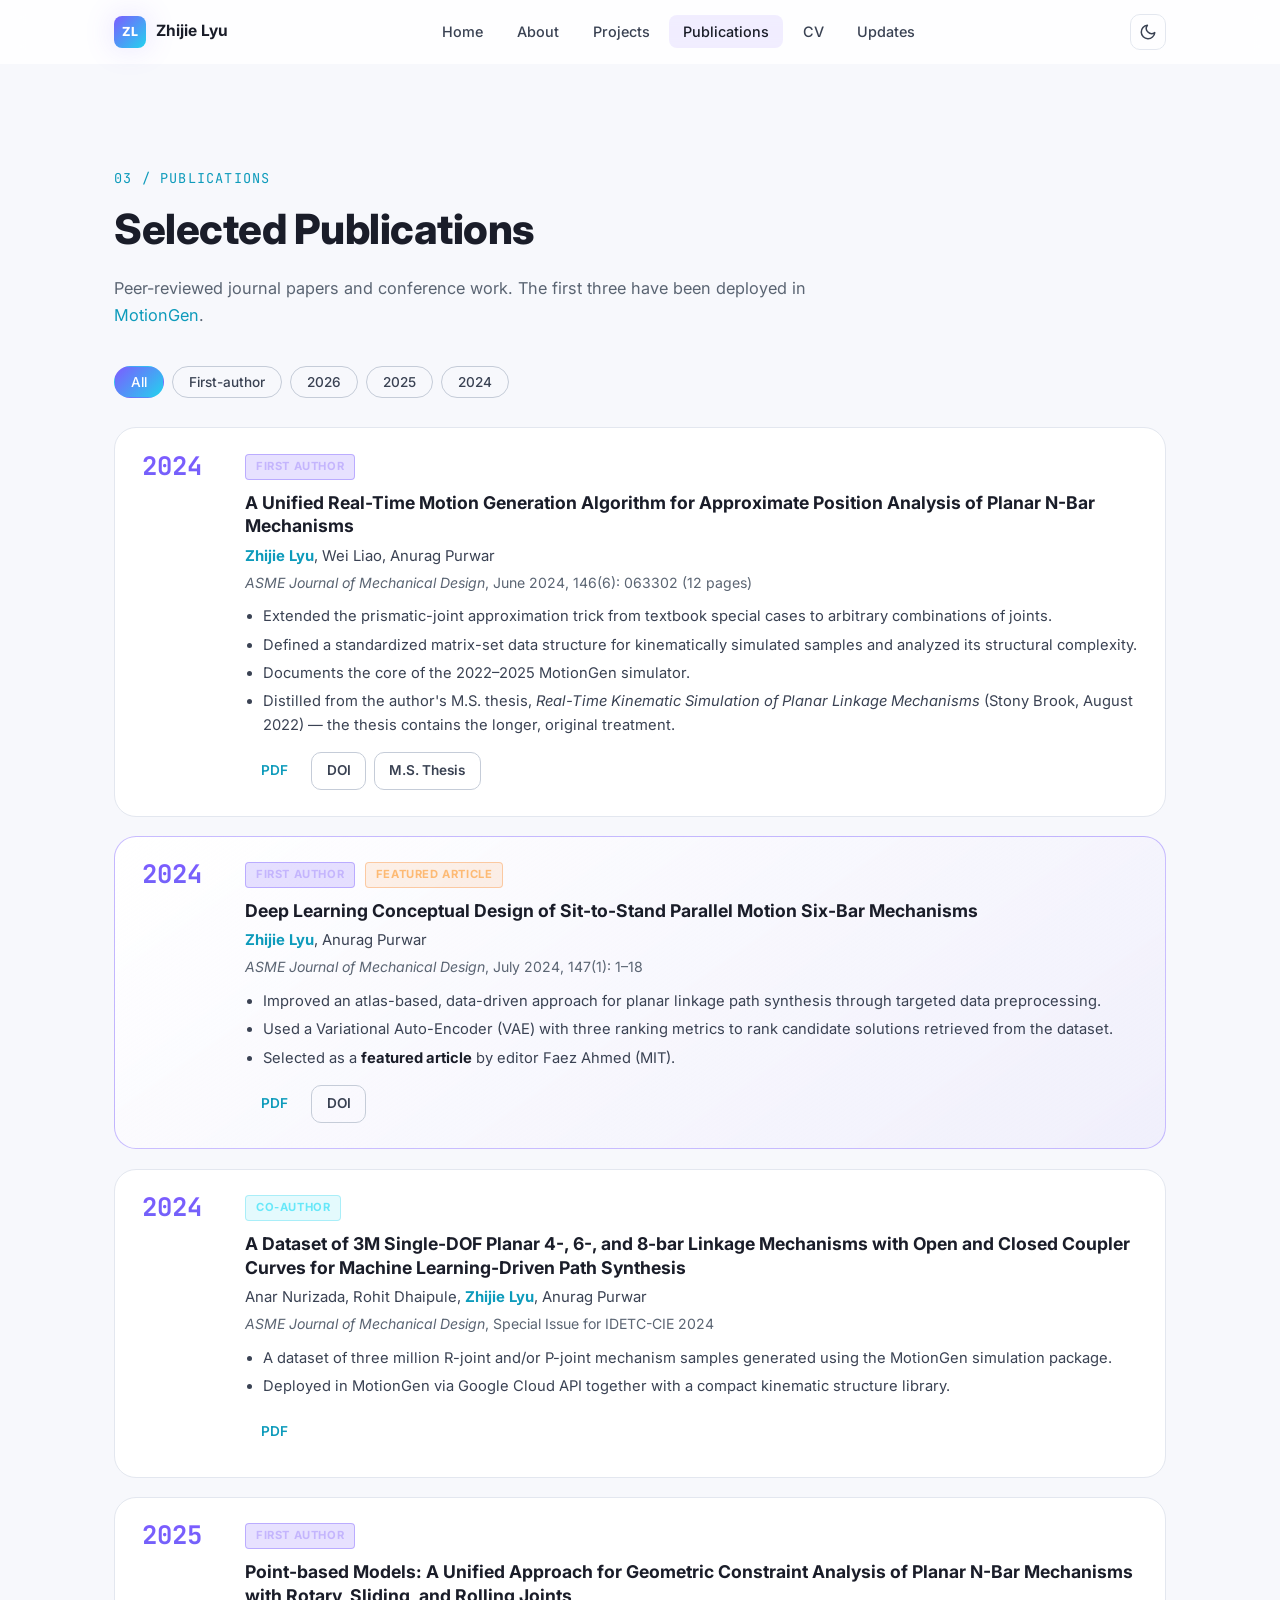
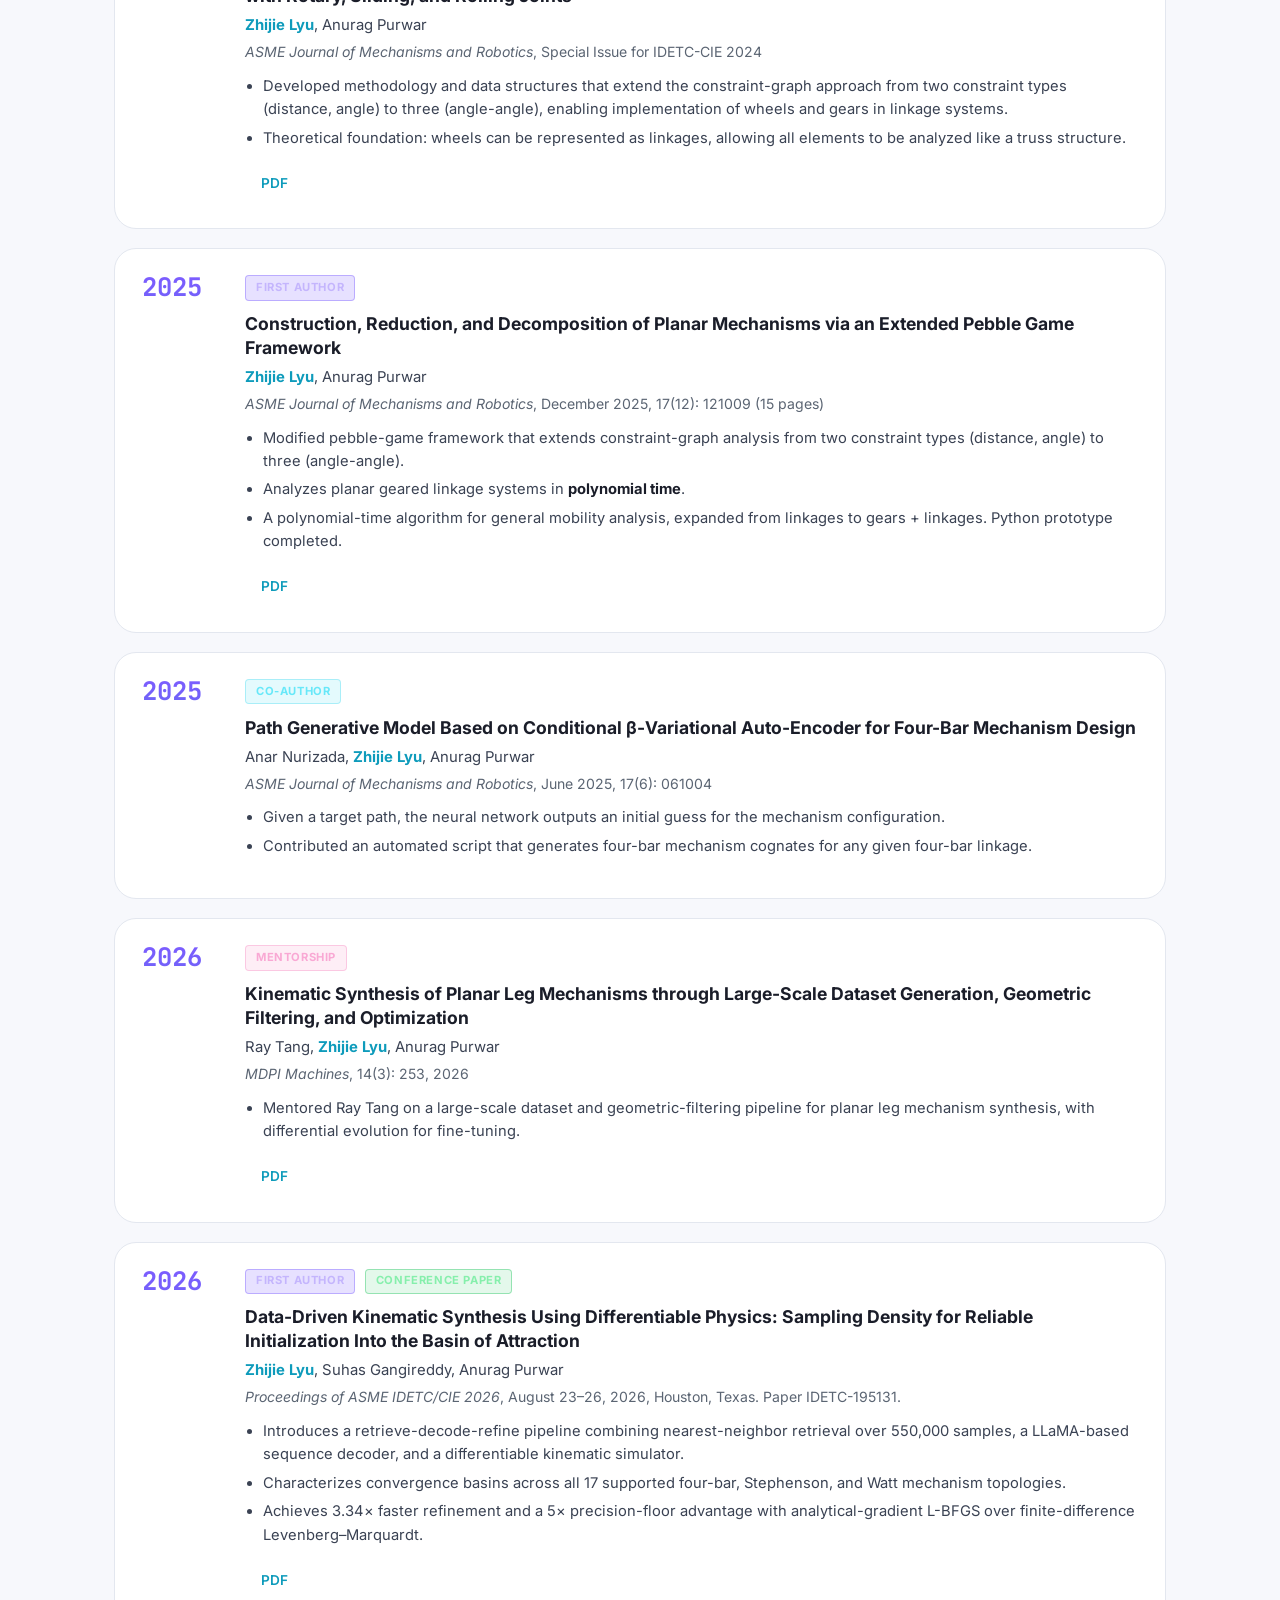
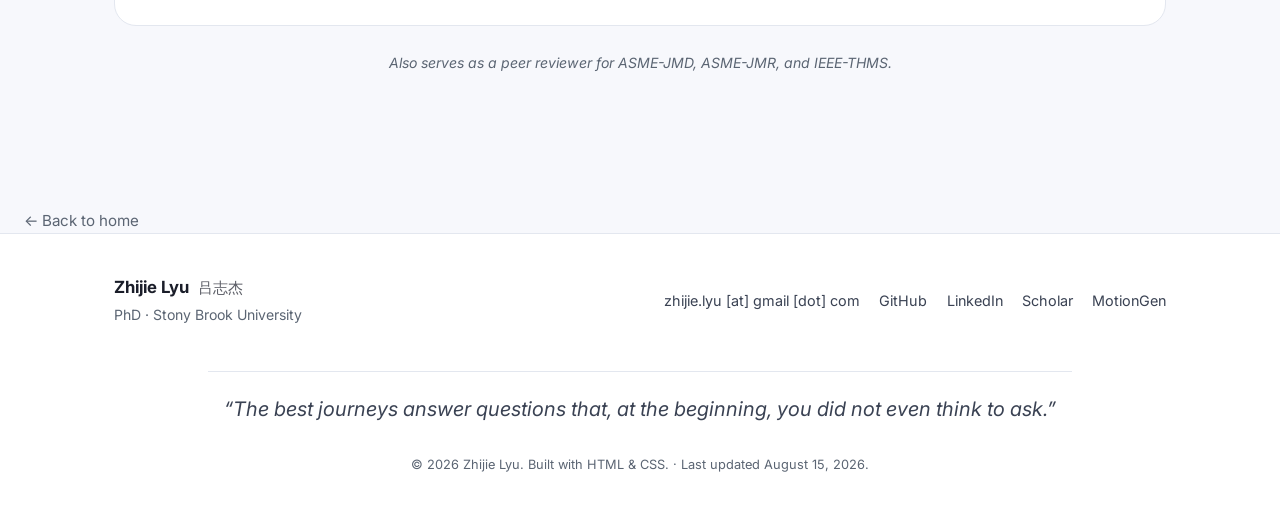
<file: publications.html>
<!DOCTYPE html>
<html lang="en">
<head>
    <meta charset="UTF-8" />
    <meta name="viewport" content="width=device-width, initial-scale=1.0" />
    <meta name="description" content="Publications by Zhijie Lyu on computational kinematics, mechanism design, geometric constraints, and data-driven engineering." />
    <meta name="author" content="Zhijie Lyu" />
    <title>Publications — Zhijie Lyu</title>
    <link rel="canonical" href="https://alsymiya.github.io/publications.html" />
    <link rel="icon" type="image/svg+xml" href="favicon.svg" />

    <!-- Open Graph -->
    <meta property="og:type" content="website" />
    <meta property="og:title" content="Publications — Zhijie Lyu" />
    <meta property="og:description" content="Publications by Zhijie Lyu on computational kinematics, mechanism design, geometric constraints, and data-driven engineering." />
    <meta property="og:url" content="https://alsymiya.github.io/publications.html" />
    <meta property="og:image" content="https://alsymiya.github.io/assets/img/avatar.png" />

    <!-- Twitter card -->
    <meta name="twitter:card" content="summary" />
    <meta name="twitter:title" content="Publications — Zhijie Lyu" />
    <meta name="twitter:description" content="Publications by Zhijie Lyu on computational kinematics, mechanism design, geometric constraints, and data-driven engineering." />
    <meta name="twitter:image" content="https://alsymiya.github.io/assets/img/avatar.png" />

    <link rel="preconnect" href="https://fonts.googleapis.com" />
    <link rel="preconnect" href="https://fonts.gstatic.com" crossorigin />
    <link href="https://fonts.googleapis.com/css2?family=Inter:wght@300;400;500;600;700;800&family=JetBrains+Mono:wght@400;500&display=swap" rel="stylesheet" />
    <link rel="stylesheet" href="styles.css" />

    <!-- Set theme before paint to avoid flash -->
    <script>
    (function () {
        try {
            var saved = localStorage.getItem('theme');
            var prefersLight = window.matchMedia && window.matchMedia('(prefers-color-scheme: light)').matches;
            var theme = saved || (prefersLight ? 'light' : 'dark');
            if (theme === 'light') document.documentElement.setAttribute('data-theme', 'light');
        } catch (e) { /* localStorage may be unavailable */ }
    })();
    </script>
</head>
<body>

<!-- ============== NAVIGATION ============== -->
<nav class="nav scrolled" id="nav">
    <div class="nav-inner">
        <a href="index.html#home" class="nav-brand">
            <span class="brand-mark">ZL</span>
            <span class="brand-text">Zhijie Lyu</span>
        </a>
        <ul class="nav-links" id="navLinks">
            <li><a href="index.html#home" class="nav-link">Home</a></li>
            <li><a href="index.html#about" class="nav-link">About</a></li>
            <li><a href="index.html#projects" class="nav-link">Projects</a></li>
            <li><a href="publications.html" class="nav-link active">Publications</a></li>
            <li><a href="cv.html" class="nav-link">CV</a></li>
            <li><a href="updates.html" class="nav-link">Updates</a></li>
        </ul>
        <div class="nav-right">
            <button class="theme-toggle" id="themeToggle" aria-label="Toggle color theme" title="Toggle color theme">
                <svg class="icon-sun" viewBox="0 0 24 24" fill="none" stroke="currentColor" stroke-width="2" stroke-linecap="round" stroke-linejoin="round" aria-hidden="true">
                    <circle cx="12" cy="12" r="4"/>
                    <path d="M12 2v2M12 20v2M4.93 4.93l1.41 1.41M17.66 17.66l1.41 1.41M2 12h2M20 12h2M4.93 19.07l1.41-1.41M17.66 6.34l1.41-1.41"/>
                </svg>
                <svg class="icon-moon" viewBox="0 0 24 24" fill="none" stroke="currentColor" stroke-width="2" stroke-linecap="round" stroke-linejoin="round" aria-hidden="true">
                    <path d="M21 12.79A9 9 0 1 1 11.21 3 7 7 0 0 0 21 12.79z"/>
                </svg>
            </button>
            <button class="nav-toggle" id="navToggle" aria-label="Toggle navigation">
                <span></span><span></span><span></span>
            </button>
        </div>
    </div>
</nav>

<main class="page-main">
<!-- ============== PUBLICATIONS ============== -->
<section class="section" id="publications-page">
    <div class="container">
        <p class="eyebrow">03 / Publications</p>
        <h2 class="section-title">Selected Publications</h2>
        <p class="section-subtitle">Peer-reviewed journal papers and conference work. The first three have been deployed in <a href="https://motiongen.io" target="_blank" rel="noopener">MotionGen</a>.</p>

        <div class="pub-filter">
            <button class="chip is-active" data-filter="all">All</button>
            <button class="chip" data-filter="first">First-author</button>
            <button class="chip" data-filter="2026">2026</button>
            <button class="chip" data-filter="2025">2025</button>
            <button class="chip" data-filter="2024">2024</button>
        </div>

        <div class="pub-list">

            <!-- 1. N-Bar JMD 2024 (built on 2022 M.S. thesis) -->
            <article class="pub" data-tags="first 2024 2022">
                <div class="pub-year">2024</div>
                <div class="pub-body">
                    <span class="pub-badge first">First Author</span>
                    <h3 class="pub-title">A Unified Real-Time Motion Generation Algorithm for Approximate Position Analysis of Planar N-Bar Mechanisms</h3>
                    <p class="pub-authors"><strong>Zhijie Lyu</strong>, Wei Liao, Anurag Purwar</p>
                    <p class="pub-venue"><em>ASME Journal of Mechanical Design</em>, June 2024, 146(6): 063302 (12 pages)</p>
                    <ul class="pub-points">
                        <li>Extended the prismatic-joint approximation trick from textbook special cases to arbitrary combinations of joints.</li>
                        <li>Defined a standardized matrix-set data structure for kinematically simulated samples and analyzed its structural complexity.</li>
                        <li>Documents the core of the 2022–2025 MotionGen simulator.</li>
                        <li>Distilled from the author's M.S. thesis, <em>Real-Time Kinematic Simulation of Planar Linkage Mechanisms</em> (Stony Brook, August 2022) &mdash; the thesis contains the longer, original treatment.</li>
                    </ul>
                    <div class="pub-actions">
                        <a href="assets/papers/Lyu_NBar_JMD_2024.pdf" target="_blank" rel="noopener" class="btn btn-sm">PDF</a>
                        <a href="https://doi.org/10.1115/1.4064132" target="_blank" rel="noopener" class="btn btn-sm btn-outline">DOI</a>
                        <a href="assets/papers/Lyu_MS_Thesis_2022.pdf" target="_blank" rel="noopener" class="btn btn-sm btn-outline">M.S. Thesis</a>
                    </div>
                </div>
            </article>

            <!-- 2. STS JMD 2024 -->
            <article class="pub featured" data-tags="first 2024">
                <div class="pub-year">2024</div>
                <div class="pub-body">
                    <span class="pub-badge first">First Author</span>
                    <span class="pub-badge featured-badge">Featured Article</span>
                    <h3 class="pub-title">Deep Learning Conceptual Design of Sit-to-Stand Parallel Motion Six-Bar Mechanisms</h3>
                    <p class="pub-authors"><strong>Zhijie Lyu</strong>, Anurag Purwar</p>
                    <p class="pub-venue"><em>ASME Journal of Mechanical Design</em>, July 2024, 147(1): 1–18</p>
                    <ul class="pub-points">
                        <li>Improved an atlas-based, data-driven approach for planar linkage path synthesis through targeted data preprocessing.</li>
                        <li>Used a Variational Auto-Encoder (VAE) with three ranking metrics to rank candidate solutions retrieved from the dataset.</li>
                        <li>Selected as a <strong>featured article</strong> by editor Faez Ahmed (MIT).</li>
                    </ul>
                    <div class="pub-actions">
                        <a href="assets/papers/Lyu_STS_JMD_2024.pdf" target="_blank" rel="noopener" class="btn btn-sm">PDF</a>
                        <a href="https://doi.org/10.1115/1.4065221" target="_blank" rel="noopener" class="btn btn-sm btn-outline">DOI</a>
                    </div>
                </div>
            </article>

            <!-- 3. Dataset JMD 2024 -->
            <article class="pub" data-tags="2024">
                <div class="pub-year">2024</div>
                <div class="pub-body">
                    <span class="pub-badge co">Co-Author</span>
                    <h3 class="pub-title">A Dataset of 3M Single-DOF Planar 4-, 6-, and 8-bar Linkage Mechanisms with Open and Closed Coupler Curves for Machine Learning-Driven Path Synthesis</h3>
                    <p class="pub-authors">Anar Nurizada, Rohit Dhaipule, <strong>Zhijie Lyu</strong>, Anurag Purwar</p>
                    <p class="pub-venue"><em>ASME Journal of Mechanical Design</em>, Special Issue for IDETC-CIE 2024</p>
                    <ul class="pub-points">
                        <li>A dataset of three million R-joint and/or P-joint mechanism samples generated using the MotionGen simulation package.</li>
                        <li>Deployed in MotionGen via Google Cloud API together with a compact kinematic structure library.</li>
                    </ul>
                    <div class="pub-actions">
                        <a href="assets/papers/Nurizada_Dataset_JMD_2024.pdf" target="_blank" rel="noopener" class="btn btn-sm">PDF</a>
                    </div>
                </div>
            </article>

            <!-- 4. PointModel JMR 2025 -->
            <article class="pub" data-tags="first 2025">
                <div class="pub-year">2025</div>
                <div class="pub-body">
                    <span class="pub-badge first">First Author</span>
                    <h3 class="pub-title">Point-based Models: A Unified Approach for Geometric Constraint Analysis of Planar N-Bar Mechanisms with Rotary, Sliding, and Rolling Joints</h3>
                    <p class="pub-authors"><strong>Zhijie Lyu</strong>, Anurag Purwar</p>
                    <p class="pub-venue"><em>ASME Journal of Mechanisms and Robotics</em>, Special Issue for IDETC-CIE 2024</p>
                    <ul class="pub-points">
                        <li>Developed methodology and data structures that extend the constraint-graph approach from two constraint types (distance, angle) to three (angle-angle), enabling implementation of wheels and gears in linkage systems.</li>
                        <li>Theoretical foundation: wheels can be represented as linkages, allowing all elements to be analyzed like a truss structure.</li>
                    </ul>
                    <div class="pub-actions">
                        <a href="assets/papers/Lyu_PointModel_JMR_2025.pdf" target="_blank" rel="noopener" class="btn btn-sm">PDF</a>
                    </div>
                </div>
            </article>

            <!-- 5. Pebble Game JMR 2025 -->
            <article class="pub" data-tags="first 2025">
                <div class="pub-year">2025</div>
                <div class="pub-body">
                    <span class="pub-badge first">First Author</span>
                    <h3 class="pub-title">Construction, Reduction, and Decomposition of Planar Mechanisms via an Extended Pebble Game Framework</h3>
                    <p class="pub-authors"><strong>Zhijie Lyu</strong>, Anurag Purwar</p>
                    <p class="pub-venue"><em>ASME Journal of Mechanisms and Robotics</em>, December 2025, 17(12): 121009 (15 pages)</p>
                    <ul class="pub-points">
                        <li>Modified pebble-game framework that extends constraint-graph analysis from two constraint types (distance, angle) to three (angle-angle).</li>
                        <li>Analyzes planar geared linkage systems in <strong>polynomial time</strong>.</li>
                        <li>A polynomial-time algorithm for general mobility analysis, expanded from linkages to gears + linkages. Python prototype completed.</li>
                    </ul>
                    <div class="pub-actions">
                        <a href="assets/papers/Lyu_PebbleGame_JMR_2025.pdf" target="_blank" rel="noopener" class="btn btn-sm">PDF</a>
                    </div>
                </div>
            </article>

            <!-- 6. Path Generative Model JMR 2025 -->
            <article class="pub" data-tags="2025">
                <div class="pub-year">2025</div>
                <div class="pub-body">
                    <span class="pub-badge co">Co-Author</span>
                    <h3 class="pub-title">Path Generative Model Based on Conditional &beta;-Variational Auto-Encoder for Four-Bar Mechanism Design</h3>
                    <p class="pub-authors">Anar Nurizada, <strong>Zhijie Lyu</strong>, Anurag Purwar</p>
                    <p class="pub-venue"><em>ASME Journal of Mechanisms and Robotics</em>, June 2025, 17(6): 061004</p>
                    <ul class="pub-points">
                        <li>Given a target path, the neural network outputs an initial guess for the mechanism configuration.</li>
                        <li>Contributed an automated script that generates four-bar mechanism cognates for any given four-bar linkage.</li>
                    </ul>
                </div>
            </article>

            <!-- 7. Tang et al. MDPI Machines 2026 (mentorship) -->
            <article class="pub" data-tags="2026">
                <div class="pub-year">2026</div>
                <div class="pub-body">
                    <span class="pub-badge mentor">Mentorship</span>
                    <h3 class="pub-title">Kinematic Synthesis of Planar Leg Mechanisms through Large-Scale Dataset Generation, Geometric Filtering, and Optimization</h3>
                    <p class="pub-authors">Ray Tang, <strong>Zhijie Lyu</strong>, Anurag Purwar</p>
                    <p class="pub-venue"><em>MDPI Machines</em>, 14(3): 253, 2026</p>
                    <ul class="pub-points">
                        <li>Mentored Ray Tang on a large-scale dataset and geometric-filtering pipeline for planar leg mechanism synthesis, with differential evolution for fine-tuning.</li>
                    </ul>
                    <div class="pub-actions">
                        <a href="assets/papers/Tang_LegMechanism_Machines_2026.pdf" target="_blank" rel="noopener" class="btn btn-sm">PDF</a>
                    </div>
                </div>
            </article>

            <!-- 8. IDETC 2026 conference paper -->
            <article class="pub" data-tags="first 2026">
                <div class="pub-year">2026</div>
                <div class="pub-body">
                    <span class="pub-badge first">First Author</span>
                    <span class="pub-badge accepted">Conference Paper</span>
                    <h3 class="pub-title">Data-Driven Kinematic Synthesis Using Differentiable Physics: Sampling Density for Reliable Initialization Into the Basin of Attraction</h3>
                    <p class="pub-authors"><strong>Zhijie Lyu</strong>, Suhas Gangireddy, Anurag Purwar</p>
                    <p class="pub-venue"><em>Proceedings of ASME IDETC/CIE 2026</em>, August 23&ndash;26, 2026, Houston, Texas. Paper IDETC-195131.</p>
                    <ul class="pub-points">
                        <li>Introduces a retrieve-decode-refine pipeline combining nearest-neighbor retrieval over 550,000 samples, a LLaMA-based sequence decoder, and a differentiable kinematic simulator.</li>
                        <li>Characterizes convergence basins across all 17 supported four-bar, Stephenson, and Watt mechanism topologies.</li>
                        <li>Achieves 3.34&times; faster refinement and a 5&times; precision-floor advantage with analytical-gradient L-BFGS over finite-difference Levenberg&ndash;Marquardt.</li>
                    </ul>
                    <div class="pub-actions">
                        <a href="assets/papers/Lyu_DifferentiablePhysics_IDETC_2026.pdf" target="_blank" rel="noopener" class="btn btn-sm">PDF</a>
                    </div>
                </div>
            </article>

        </div>

        <p class="pub-footnote">Also serves as a peer reviewer for ASME-JMD, ASME-JMR, and IEEE-THMS.</p>
    </div>
</section>
    <p class="back-home container"><a href="index.html#home">&larr; Back to home</a></p>
</main>

<!-- ============== FOOTER ============== -->
<footer class="footer">
    <div class="container footer-inner">
        <div>
            <p class="footer-name">Zhijie Lyu <span lang="zh-Hans" class="footer-name-zh">吕志杰</span></p>
            <p class="footer-sub">PhD &middot; Stony Brook University</p>
        </div>
        <div class="footer-links">
            <a href="mailto:zhijie.lyu@gmail.com">zhijie.lyu [at] gmail [dot] com</a>
            <a href="https://github.com/alsymiya" target="_blank" rel="noopener">GitHub</a>
            <a href="https://www.linkedin.com/in/zhijie-lyu-7b461b293/" target="_blank" rel="noopener">LinkedIn</a>
            <a href="https://scholar.google.com/citations?user=5Fk1GgYAAAAJ&amp;hl=en" target="_blank" rel="noopener">Scholar</a>
            <a href="https://motiongen.io" target="_blank" rel="noopener">MotionGen</a>
        </div>
        <p class="footer-quote">&ldquo;The best journeys answer questions that, at the beginning, you did not even think to ask.&rdquo;</p>
        <p class="footer-copy">&copy; 2026 Zhijie Lyu. Built with HTML &amp; CSS. &middot; Last updated <time datetime="2026-08-15">August 15, 2026</time>.</p>
    </div>
</footer>

<script src="script.js"></script>
</body>
</html>
</file>
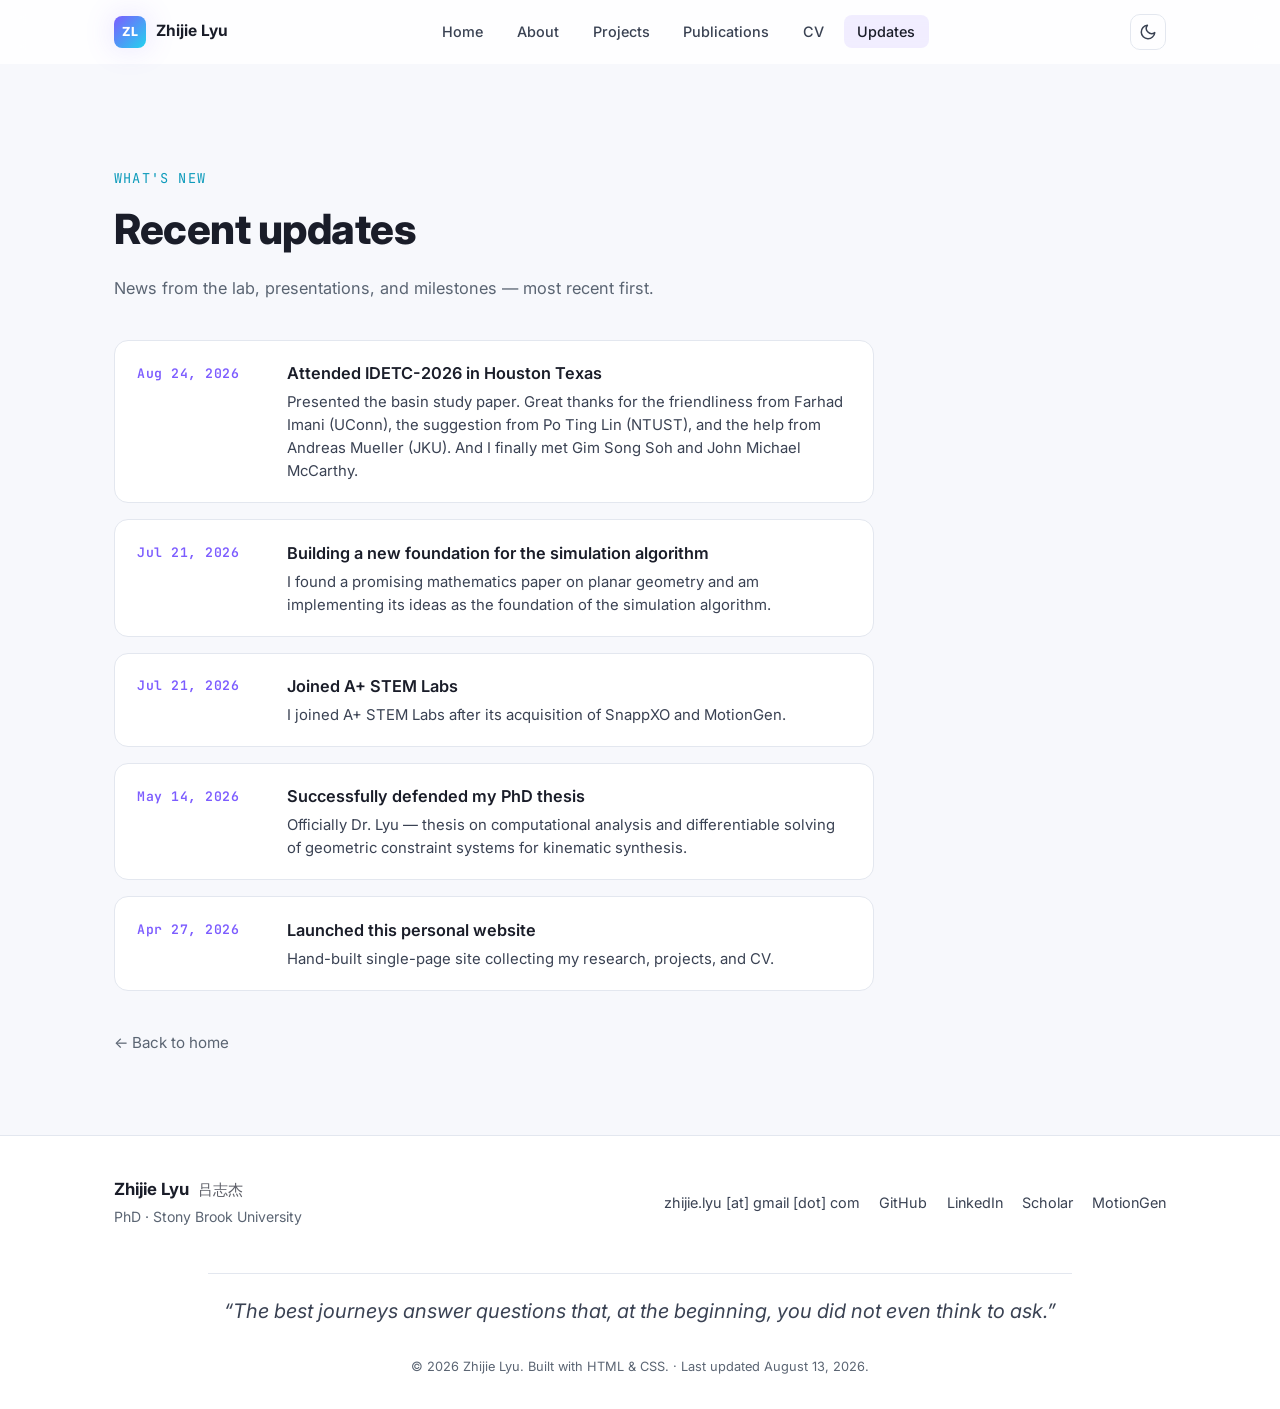
<file: updates.html>
<!DOCTYPE html>
<html lang="en">
<head>
    <meta charset="UTF-8" />
    <meta name="viewport" content="width=device-width, initial-scale=1.0" />
    <meta name="description" content="Recent updates from Zhijie Lyu — research milestones, talks, publications, and news." />
    <meta name="author" content="Zhijie Lyu" />
    <title>Updates — Zhijie Lyu</title>
    <link rel="canonical" href="https://alsymiya.github.io/updates.html" />
    <link rel="icon" type="image/svg+xml" href="favicon.svg" />

    <!-- Open Graph -->
    <meta property="og:type" content="website" />
    <meta property="og:title" content="Updates — Zhijie Lyu" />
    <meta property="og:description" content="Recent updates from Zhijie Lyu — research milestones, talks, publications, and news." />
    <meta property="og:url" content="https://alsymiya.github.io/updates.html" />
    <meta property="og:image" content="https://alsymiya.github.io/assets/img/avatar.png" />

    <!-- Twitter card -->
    <meta name="twitter:card" content="summary" />
    <meta name="twitter:title" content="Updates — Zhijie Lyu" />
    <meta name="twitter:description" content="Recent updates from Zhijie Lyu — research milestones, talks, publications, and news." />
    <meta name="twitter:image" content="https://alsymiya.github.io/assets/img/avatar.png" />

    <link rel="preconnect" href="https://fonts.googleapis.com" />
    <link rel="preconnect" href="https://fonts.gstatic.com" crossorigin />
    <link href="https://fonts.googleapis.com/css2?family=Inter:wght@300;400;500;600;700;800&family=JetBrains+Mono:wght@400;500&display=swap" rel="stylesheet" />
    <link rel="stylesheet" href="styles.css" />

    <!-- Set theme before paint to avoid flash -->
    <script>
    (function () {
        try {
            var saved = localStorage.getItem('theme');
            var prefersLight = window.matchMedia && window.matchMedia('(prefers-color-scheme: light)').matches;
            var theme = saved || (prefersLight ? 'light' : 'dark');
            if (theme === 'light') document.documentElement.setAttribute('data-theme', 'light');
        } catch (e) { /* localStorage may be unavailable */ }
    })();
    </script>
</head>
<body>

<!-- ============== NAVIGATION ============== -->
<nav class="nav scrolled" id="nav">
    <div class="nav-inner">
        <a href="index.html#home" class="nav-brand">
            <span class="brand-mark">ZL</span>
            <span class="brand-text">Zhijie Lyu</span>
        </a>
        <ul class="nav-links" id="navLinks">
            <li><a href="index.html#home" class="nav-link">Home</a></li>
            <li><a href="index.html#about" class="nav-link">About</a></li>
            <li><a href="index.html#projects" class="nav-link">Projects</a></li>
            <li><a href="publications.html" class="nav-link">Publications</a></li>
            <li><a href="cv.html" class="nav-link">CV</a></li>
            <li><a href="updates.html" class="nav-link active">Updates</a></li>
        </ul>
        <div class="nav-right">
            <button class="theme-toggle" id="themeToggle" aria-label="Toggle color theme" title="Toggle color theme">
                <svg class="icon-sun" viewBox="0 0 24 24" fill="none" stroke="currentColor" stroke-width="2" stroke-linecap="round" stroke-linejoin="round" aria-hidden="true">
                    <circle cx="12" cy="12" r="4"/>
                    <path d="M12 2v2M12 20v2M4.93 4.93l1.41 1.41M17.66 17.66l1.41 1.41M2 12h2M20 12h2M4.93 19.07l1.41-1.41M17.66 6.34l1.41-1.41"/>
                </svg>
                <svg class="icon-moon" viewBox="0 0 24 24" fill="none" stroke="currentColor" stroke-width="2" stroke-linecap="round" stroke-linejoin="round" aria-hidden="true">
                    <path d="M21 12.79A9 9 0 1 1 11.21 3 7 7 0 0 0 21 12.79z"/>
                </svg>
            </button>
            <button class="nav-toggle" id="navToggle" aria-label="Toggle navigation">
                <span></span><span></span><span></span>
            </button>
        </div>
    </div>
</nav>

<!-- ============== UPDATES ============== -->
<main class="page-main">
    <section class="section">
        <div class="container">
            <p class="eyebrow">What's new</p>
            <h1 class="section-title">Recent updates</h1>
            <p class="section-subtitle">News from the lab, presentations, and milestones &mdash; most recent first.</p>

            <ol class="updates-list">
                <li class="update-item">
                    <time class="update-date" datetime="2026-08-24">Aug 24, 2026</time>
                    <div class="update-body">
                        <h3 class="update-title">Attended IDETC-2026 in Houston Texas</h3>
                        <p class="update-text">Presented the basin study paper. Great thanks for the friendliness from Farhad Imani (UConn), the suggestion from Po Ting Lin (NTUST), and the help from Andreas Mueller (JKU). And I finally met Gim Song Soh and John Michael McCarthy. </p>
                    </div>
                </li>
                <li class="update-item">
                    <time class="update-date" datetime="2026-07-21">Jul 21, 2026</time>
                    <div class="update-body">
                        <h3 class="update-title">Building a new foundation for the simulation algorithm</h3>
                        <p class="update-text">I found a promising mathematics paper on planar geometry and am implementing its ideas as the foundation of the simulation algorithm.</p>
                    </div>
                </li>
                <li class="update-item">
                    <time class="update-date" datetime="2026-07-21">Jul 21, 2026</time>
                    <div class="update-body">
                        <h3 class="update-title">Joined A+ STEM Labs</h3>
                        <p class="update-text">I joined A+ STEM Labs after its acquisition of SnappXO and MotionGen.</p>
                    </div>
                </li>
                <li class="update-item">
                    <time class="update-date" datetime="2026-05-14">May 14, 2026</time>
                    <div class="update-body">
                        <h3 class="update-title">Successfully defended my PhD thesis</h3>
                        <p class="update-text">Officially Dr. Lyu &mdash; thesis on computational analysis and differentiable solving of geometric constraint systems for kinematic synthesis.</p>
                    </div>
                </li>
                <li class="update-item">
                    <time class="update-date" datetime="2026-04-27">Apr 27, 2026</time>
                    <div class="update-body">
                        <h3 class="update-title">Launched this personal website</h3>
                        <p class="update-text">Hand-built single-page site collecting my research, projects, and CV.</p>
                    </div>
                </li>
            </ol>

            <!--
                Visitor location map — currently disabled.
                To enable, uncomment the two lines below; the JS handles
                everything (Leaflet CSS, IP lookup, map render).
                See javascript/visitor-map.js for both modes & docs.

                <section class="section" id="visitor-map-section" style="padding-top: 1rem;"></section>
                <script src="javascript/visitor-map.js"></script>
            -->

            <p class="back-home"><a href="index.html#home">&larr; Back to home</a></p>
        </div>
    </section>
</main>

<!-- ============== FOOTER ============== -->
<footer class="footer">
    <div class="container footer-inner">
        <div>
            <p class="footer-name">Zhijie Lyu <span lang="zh-Hans" class="footer-name-zh">吕志杰</span></p>
            <p class="footer-sub">PhD &middot; Stony Brook University</p>
        </div>
        <div class="footer-links">
            <a href="mailto:zhijie.lyu@gmail.com">zhijie.lyu [at] gmail [dot] com</a>
            <a href="https://github.com/alsymiya" target="_blank" rel="noopener">GitHub</a>
            <a href="https://www.linkedin.com/in/zhijie-lyu-7b461b293/" target="_blank" rel="noopener">LinkedIn</a>
            <a href="https://scholar.google.com/citations?user=5Fk1GgYAAAAJ&amp;hl=en" target="_blank" rel="noopener">Scholar</a>
            <a href="https://motiongen.io" target="_blank" rel="noopener">MotionGen</a>
        </div>
        <p class="footer-quote">&ldquo;The best journeys answer questions that, at the beginning, you did not even think to ask.&rdquo;</p>
        <p class="footer-copy">&copy; 2026 Zhijie Lyu. Built with HTML &amp; CSS. &middot; Last updated <time datetime="2026-08-13">August 13, 2026</time>.</p>
    </div>
</footer>

<script src="script.js"></script>
</body>
</html>
</file>
<file: styles.css>
/* =========================================================
   Zhijie Lyu — Personal Website
   Modern Dark Portfolio
   ========================================================= */

/* ---------- Design tokens ---------- */
:root {
    --bg: #0a0e1a;
    --bg-soft: #0f1424;
    --bg-card: #141a2e;
    --bg-card-hover: #1a2240;
    --border: #1f2944;
    --border-strong: #2e3a5e;

    --text: #e6edf3;
    --text-muted: #94a3b8;
    --text-soft: #b4becc;

    --accent: #7c5cff;       /* purple */
    --accent-2: #22d3ee;     /* cyan */
    --accent-warm: #fb923c;  /* orange-ish for badges */
    --accent-soft: rgba(124, 92, 255, 0.15);

    --grad: linear-gradient(135deg, #7c5cff 0%, #22d3ee 100%);
    --grad-soft: linear-gradient(135deg, rgba(124,92,255,0.18) 0%, rgba(34,211,238,0.18) 100%);

    --radius: 14px;
    --radius-lg: 22px;

    --shadow-1: 0 1px 2px rgba(0,0,0,0.3);
    --shadow-2: 0 10px 30px rgba(0,0,0,0.35);
    --shadow-glow: 0 0 40px rgba(124, 92, 255, 0.25);

    --font: 'Inter', -apple-system, BlinkMacSystemFont, 'Segoe UI', Roboto, sans-serif;
    --font-mono: 'JetBrains Mono', ui-monospace, monospace;

    --maxw: 1100px;

    /* Theme-aware tokens (overridden by [data-theme="light"]) */
    --nav-bg: rgba(10, 14, 26, 0.85);
    --nav-bg-scrolled: rgba(10, 14, 26, 0.92);
    --nav-bg-mobile: rgba(10, 14, 26, 0.97);
    --grid-line: rgba(124, 92, 255, 0.06);
    --glow-opacity: 0.55;
}

/* ---------- Light theme overrides ---------- */
[data-theme="light"] {
    --bg: #f7f8fc;
    --bg-soft: #ffffff;
    --bg-card: #ffffff;
    --bg-card-hover: #f1f3f8;
    --border: #e3e7ef;
    --border-strong: #c5ccd8;

    --text: #1a1d29;
    --text-muted: #5b6573;
    --text-soft: #3a4253;

    /* Slightly darker cyan so links remain readable on white */
    --accent-2: #0e9bbb;
    --accent-soft: rgba(124, 92, 255, 0.10);
    --grad-soft: linear-gradient(135deg, rgba(124,92,255,0.10) 0%, rgba(34,211,238,0.10) 100%);

    --shadow-1: 0 1px 2px rgba(15, 23, 42, 0.06);
    --shadow-2: 0 10px 30px rgba(15, 23, 42, 0.08);
    --shadow-glow: 0 0 30px rgba(124, 92, 255, 0.18);

    --nav-bg: rgba(255, 255, 255, 0.85);
    --nav-bg-scrolled: rgba(255, 255, 255, 0.92);
    --nav-bg-mobile: rgba(255, 255, 255, 0.97);
    --grid-line: rgba(124, 92, 255, 0.07);
    --glow-opacity: 0.20;
}

/* Smooth color transitions when toggling themes */
html, body, .nav, .section, .pub, .project, .cv-block,
.about-card, .btn, .chip, .pub-badge {
    transition: background-color .25s ease, color .25s ease, border-color .25s ease;
}

/* ---------- Reset & base ---------- */
*, *::before, *::after { box-sizing: border-box; }
html { scroll-behavior: smooth; }
html, body { margin: 0; padding: 0; }
body {
    font-family: var(--font);
    background: var(--bg);
    color: var(--text);
    line-height: 1.6;
    -webkit-font-smoothing: antialiased;
    overflow-x: hidden;
}
a { color: var(--accent-2); text-decoration: none; transition: color .2s ease; }
a:hover { color: var(--accent); }
img { max-width: 100%; display: block; }
ul { padding-left: 1.2rem; }

.container { max-width: var(--maxw); margin: 0 auto; padding: 0 1.5rem; }

/* ---------- Navigation ---------- */
.nav {
    position: fixed;
    top: 0; left: 0; right: 0;
    z-index: 100;
    background: var(--nav-bg);
    backdrop-filter: saturate(160%) blur(12px);
    -webkit-backdrop-filter: saturate(160%) blur(12px);
    border-bottom: 1px solid transparent;
    transition: border-color .3s ease, background .3s ease;
}
.nav.scrolled {
    border-bottom-color: var(--border);
    background: var(--nav-bg-scrolled);
}
.nav-inner {
    max-width: var(--maxw);
    margin: 0 auto;
    padding: 0.85rem 1.5rem;
    display: flex;
    align-items: center;
    justify-content: space-between;
}
.nav-brand {
    display: flex;
    align-items: center;
    gap: 0.6rem;
    color: var(--text);
    font-weight: 700;
}
.nav-brand:hover { color: var(--text); }
.brand-mark {
    width: 32px; height: 32px;
    border-radius: 8px;
    background: var(--grad);
    color: #fff;
    display: grid; place-items: center;
    font-weight: 800;
    font-size: 0.78rem;
    letter-spacing: 0.5px;
    box-shadow: var(--shadow-glow);
}
.brand-text { font-size: 0.97rem; }

.nav-links {
    list-style: none;
    margin: 0; padding: 0;
    display: flex;
    gap: 0.4rem;
}
.nav-link {
    color: var(--text-soft);
    font-size: 0.9rem;
    font-weight: 500;
    padding: 0.5rem 0.85rem;
    border-radius: 8px;
    transition: color .2s ease, background .2s ease;
}
.nav-link:hover, .nav-link.active {
    color: var(--text);
    background: var(--accent-soft);
}

.nav-toggle {
    display: none;
    background: none;
    border: none;
    cursor: pointer;
    padding: 6px;
    flex-direction: column;
    gap: 5px;
}

/* ---------- Theme toggle button ---------- */
.nav-right {
    display: flex;
    align-items: center;
    gap: 0.4rem;
}
.theme-toggle {
    background: none;
    border: 1px solid var(--border);
    color: var(--text-soft);
    width: 36px;
    height: 36px;
    border-radius: 10px;
    cursor: pointer;
    display: inline-grid;
    place-items: center;
    transition: color .2s ease, background .2s ease, border-color .2s ease, transform .2s ease;
}
.theme-toggle:hover {
    color: var(--text);
    background: var(--accent-soft);
    border-color: var(--border-strong);
    transform: translateY(-1px);
}
.theme-toggle svg {
    width: 18px;
    height: 18px;
}
/* Show sun icon in dark mode (click to go light), moon icon in light mode (click to go dark) */
.theme-toggle .icon-sun  { display: block; }
.theme-toggle .icon-moon { display: none; }
[data-theme="light"] .theme-toggle .icon-sun  { display: none; }
[data-theme="light"] .theme-toggle .icon-moon { display: block; }
.nav-toggle span {
    width: 22px; height: 2px;
    background: var(--text);
    border-radius: 2px;
    transition: transform .25s ease, opacity .25s ease;
}
.nav-toggle.is-open span:nth-child(1) { transform: translateY(7px) rotate(45deg); }
.nav-toggle.is-open span:nth-child(2) { opacity: 0; }
.nav-toggle.is-open span:nth-child(3) { transform: translateY(-7px) rotate(-45deg); }

/* ---------- Hero ---------- */
.hero {
    position: relative;
    min-height: 100vh;
    display: flex;
    align-items: center;
    overflow: hidden;
    padding-top: 5rem;
}
.hero-bg {
    position: absolute; inset: 0;
    pointer-events: none;
    z-index: 0;
}
.grid-pattern {
    position: absolute; inset: 0;
    background-image:
        linear-gradient(var(--grid-line) 1px, transparent 1px),
        linear-gradient(90deg, var(--grid-line) 1px, transparent 1px);
    background-size: 48px 48px;
    mask-image: radial-gradient(ellipse at 50% 40%, black 30%, transparent 75%);
    -webkit-mask-image: radial-gradient(ellipse at 50% 40%, black 30%, transparent 75%);
}
.glow {
    position: absolute;
    border-radius: 50%;
    filter: blur(110px);
    opacity: var(--glow-opacity);
}
.glow-1 {
    width: 420px; height: 420px;
    background: var(--accent);
    top: -80px; left: -120px;
}
.glow-2 {
    width: 380px; height: 380px;
    background: var(--accent-2);
    bottom: -120px; right: -80px;
}
.hero-inner {
    position: relative;
    z-index: 1;
    padding: 5rem 1.5rem 6rem;
}
/* Hero avatar */
.hero-avatar-wrap {
    margin-bottom: 1.6rem;
}
.hero-avatar {
    position: relative;
    display: inline-grid;
    place-items: center;
    width: 130px; height: 130px;
    border-radius: 50%;
    background: var(--grad);
    overflow: hidden;
    box-shadow: 0 0 0 3px var(--bg), 0 0 60px rgba(124, 92, 255, 0.45);
    isolation: isolate;
}
.hero-avatar img {
    position: absolute;
    inset: 0;
    width: 100%;
    height: 100%;
    object-fit: cover;
    object-position: center 28%;
    z-index: 2;
    border-radius: 50%;
}
.hero-avatar .avatar-fallback {
    position: relative;
    z-index: 1;
    color: #fff;
    font-weight: 800;
    font-size: 3rem;
    letter-spacing: 1px;
    user-select: none;
    text-shadow: 0 2px 8px rgba(0,0,0,0.25);
}
.hero-avatar .avatar-ring {
    position: absolute;
    inset: -6px;
    border-radius: 50%;
    border: 2px solid transparent;
    background: var(--grad) border-box;
    -webkit-mask:
        linear-gradient(#000 0 0) padding-box,
        linear-gradient(#000 0 0);
    -webkit-mask-composite: xor;
            mask-composite: exclude;
    opacity: 0.55;
    z-index: 0;
    animation: ring-spin 14s linear infinite;
}
@keyframes ring-spin { to { transform: rotate(360deg); } }

.hero-greet {
    color: var(--accent-2);
    font-family: var(--font-mono);
    font-size: 0.95rem;
    margin: 0 0 0.6rem 0;
    letter-spacing: 0.4px;
}
.hero-name {
    font-size: clamp(3rem, 9vw, 6rem);
    font-weight: 800;
    line-height: 1.05;
    margin: 0 0 0.6rem 0;
    color: var(--text);              /* fallback so the name is always visible */
    letter-spacing: -1.5px;
}
.hero-name-zh {
    display: inline-block;
    font-family: "PingFang SC", "Noto Sans SC", "Microsoft YaHei", "Source Han Sans SC", sans-serif;
    font-weight: 600;
    font-size: 0.5em;
    letter-spacing: 0.05em;
    margin-left: 0.35em;
    vertical-align: 0.35em;
    /* Plain text color even when the main name is gradient-clipped */
    -webkit-text-fill-color: var(--text);
    color: var(--text);
    background: none;
}
.footer-name-zh {
    font-family: "PingFang SC", "Noto Sans SC", "Microsoft YaHei", "Source Han Sans SC", sans-serif;
    font-weight: 500;
    margin-left: 0.35em;
    opacity: 0.7;
    font-size: 0.92em;
}
@supports ((-webkit-background-clip: text) or (background-clip: text)) {
    .hero-name {
        background: var(--grad);
        -webkit-background-clip: text;
                background-clip: text;
        -webkit-text-fill-color: transparent;
    }
}
.hero-title {
    font-size: clamp(1.05rem, 2.4vw, 1.4rem);
    color: var(--text-soft);
    font-weight: 500;
    margin: 0 0 1.6rem 0;
    line-height: 1.4;
}
.hero-title .accent { color: var(--accent); font-weight: 700; }
.hero-title .accent-2 { color: var(--accent-2); font-weight: 700; }
.hero-desc {
    max-width: 700px;
    color: var(--text-muted);
    font-size: 1.02rem;
    margin: 0 0 2.2rem 0;
}
.hero-desc strong { color: var(--text); font-weight: 600; }
.hero-cta {
    display: flex;
    gap: 0.8rem;
    flex-wrap: wrap;
    margin-bottom: 2.4rem;
}
.hero-links {
    display: flex;
    gap: 0.6rem;
    flex-wrap: wrap;
}
.iconlink {
    display: inline-flex;
    align-items: center;
    gap: 0.45rem;
    padding: 0.5rem 0.95rem;
    border: 1px solid var(--border);
    border-radius: 999px;
    color: var(--text-soft);
    font-size: 0.9rem;
    background: rgba(20, 26, 46, 0.55);
    transition: border-color .2s ease, color .2s ease, transform .2s ease, background .2s ease, box-shadow .2s ease;
}
.iconlink svg { width: 16px; height: 16px; }
.iconlink:hover {
    border-color: var(--accent);
    color: var(--text);
    transform: translateY(-2px);
    background: rgba(124, 92, 255, 0.12);
}

[data-theme="light"] .iconlink {
    color: #4f3dbb;
    background: linear-gradient(135deg, rgba(124, 92, 255, 0.11), rgba(14, 155, 187, 0.07));
    border-color: rgba(124, 92, 255, 0.30);
    box-shadow: 0 3px 12px rgba(79, 61, 187, 0.08);
}
[data-theme="light"] .iconlink:hover,
[data-theme="light"] .iconlink:focus-visible {
    color: #38259d;
    background: linear-gradient(135deg, rgba(124, 92, 255, 0.18), rgba(14, 155, 187, 0.13));
    border-color: rgba(79, 61, 187, 0.62);
    box-shadow: 0 7px 20px rgba(79, 61, 187, 0.16);
}

.scroll-cue {
    position: absolute;
    bottom: 2rem;
    left: 50%;
    transform: translateX(-50%);
    width: 22px; height: 36px;
    border: 2px solid var(--border-strong);
    border-radius: 12px;
    overflow: hidden;
}
.scroll-cue span {
    position: absolute;
    top: 6px; left: 50%;
    width: 3px; height: 8px;
    margin-left: -1.5px;
    background: var(--accent-2);
    border-radius: 2px;
    animation: scroll-cue 1.6s ease-in-out infinite;
}
@keyframes scroll-cue {
    0%   { opacity: 0; transform: translateY(-4px); }
    40%  { opacity: 1; }
    100% { opacity: 0; transform: translateY(14px); }
}

/* ---------- Buttons ---------- */
.btn {
    display: inline-flex;
    align-items: center;
    justify-content: center;
    padding: 0.75rem 1.4rem;
    border-radius: 10px;
    font-weight: 600;
    font-size: 0.95rem;
    cursor: pointer;
    border: 1px solid transparent;
    transition: transform .2s ease, box-shadow .2s ease, background .2s ease, border-color .2s ease, color .2s ease;
    font-family: inherit;
}
.btn-primary {
    background: var(--grad);
    color: #fff;
    box-shadow: var(--shadow-glow);
}
.btn-primary:hover {
    color: #fff;
    transform: translateY(-2px);
    box-shadow: 0 0 60px rgba(124, 92, 255, 0.4);
}
.btn-ghost {
    background: transparent;
    color: var(--text);
    border-color: var(--border-strong);
}
.btn-ghost:hover {
    color: var(--text);
    border-color: var(--accent-2);
    background: rgba(34, 211, 238, 0.08);
}
.btn-outline {
    background: transparent;
    color: var(--text-soft);
    border-color: var(--border-strong);
}
.btn-outline:hover {
    color: var(--text);
    border-color: var(--accent);
    background: var(--accent-soft);
}
.btn-sm {
    padding: 0.45rem 0.9rem;
    font-size: 0.85rem;
}

/* ---------- Sections ---------- */
.section {
    padding: 6rem 0 5rem;
    position: relative;
}
.section-alt {
    background: var(--bg-soft);
    border-top: 1px solid var(--border);
    border-bottom: 1px solid var(--border);
}
.eyebrow {
    color: var(--accent-2);
    font-family: var(--font-mono);
    font-size: 0.85rem;
    letter-spacing: 1.2px;
    text-transform: uppercase;
    margin: 0 0 0.4rem 0;
}
.section-title {
    font-size: clamp(1.8rem, 4vw, 2.6rem);
    font-weight: 800;
    margin: 0 0 0.8rem 0;
    letter-spacing: -0.5px;
}
.section-subtitle {
    color: var(--text-muted);
    max-width: 720px;
    margin: 0 0 2.4rem 0;
    font-size: 1.02rem;
}

/* ---------- About ---------- */
.about-grid {
    display: grid;
    grid-template-columns: 1.6fr 1fr;
    gap: 2rem;
    align-items: start;
}
.about-text p {
    color: var(--text-soft);
    font-size: 1.02rem;
    margin: 0 0 1rem 0;
}
.about-text strong { color: var(--text); }
.about-text .hl {
    color: var(--accent-2);
    font-weight: 600;
}
.about-tags {
    display: flex !important;
    flex-wrap: wrap;
    gap: 0.5rem;
    margin-top: 1.4rem !important;
}
.tag {
    display: inline-block;
    padding: 0.35rem 0.85rem;
    background: var(--accent-soft);
    color: var(--text);
    border: 1px solid rgba(124,92,255,0.3);
    border-radius: 999px;
    font-size: 0.82rem;
    font-weight: 500;
}
.about-card {
    background: var(--bg-card);
    border: 1px solid var(--border);
    border-radius: var(--radius-lg);
    padding: 1.6rem 1.5rem;
    box-shadow: var(--shadow-1);
}
.about-card h3 {
    margin: 0 0 1rem 0;
    font-size: 1.05rem;
    color: var(--accent-2);
    font-family: var(--font-mono);
    letter-spacing: 0.4px;
}
.about-card dl {
    display: grid;
    grid-template-columns: max-content 1fr;
    gap: 0.55rem 1rem;
    margin: 0;
    font-size: 0.9rem;
}
.about-card dt {
    color: var(--text-muted);
    font-weight: 500;
}
.about-card dd {
    margin: 0;
    color: var(--text);
}

/* ---------- Publications ---------- */
.pub-filter {
    display: flex;
    gap: 0.5rem;
    flex-wrap: wrap;
    margin-bottom: 1.8rem;
}
.chip {
    padding: 0.45rem 1rem;
    border-radius: 999px;
    background: transparent;
    border: 1px solid var(--border-strong);
    color: var(--text-soft);
    cursor: pointer;
    font-size: 0.85rem;
    font-weight: 500;
    font-family: inherit;
    transition: all .2s ease;
}
.chip:hover { color: var(--text); border-color: var(--accent-2); }
.chip.is-active {
    background: var(--grad);
    border-color: transparent;
    color: #fff;
}

.pub-list {
    display: flex;
    flex-direction: column;
    gap: 1.2rem;
}
.pub {
    background: var(--bg-card);
    border: 1px solid var(--border);
    border-radius: var(--radius-lg);
    padding: 1.6rem 1.7rem;
    display: grid;
    grid-template-columns: 84px 1fr;
    gap: 1.2rem;
    transition: border-color .2s ease, background .2s ease, transform .2s ease;
}
.pub:hover {
    border-color: var(--border-strong);
    background: var(--bg-card-hover);
    transform: translateY(-2px);
}
.pub.featured {
    border-color: rgba(124,92,255,0.4);
    background: linear-gradient(145deg, var(--bg-card) 0%, rgba(124,92,255,0.05) 100%);
}
.pub-year {
    font-family: var(--font-mono);
    font-size: 1.6rem;
    font-weight: 700;
    color: var(--accent-2);
    background: linear-gradient(180deg, var(--accent) 0%, var(--accent-2) 100%);
    -webkit-background-clip: text;
    background-clip: text;
    -webkit-text-fill-color: transparent;
    line-height: 1;
}
.pub-body { min-width: 0; }
.pub-badge {
    display: inline-block;
    font-size: 0.7rem;
    font-weight: 700;
    text-transform: uppercase;
    letter-spacing: 0.6px;
    padding: 0.18rem 0.6rem;
    border-radius: 4px;
    margin-right: 0.4rem;
    margin-bottom: 0.6rem;
    vertical-align: middle;
}
.pub-badge.first { background: rgba(124,92,255,0.18); color: #c4b5fd; border: 1px solid rgba(124,92,255,0.4); }
.pub-badge.co { background: rgba(34,211,238,0.12); color: #67e8f9; border: 1px solid rgba(34,211,238,0.3); }
.pub-badge.featured-badge { background: rgba(251,146,60,0.12); color: #fdba74; border: 1px solid rgba(251,146,60,0.4); }
.pub-badge.new-badge { background: rgba(34,197,94,0.12); color: #86efac; border: 1px solid rgba(34,197,94,0.4); }
.pub-badge.submitted { background: rgba(148,163,184,0.12); color: #cbd5e1; border: 1px solid rgba(148,163,184,0.3); }
.pub-badge.accepted { background: rgba(34,197,94,0.12); color: #86efac; border: 1px solid rgba(34,197,94,0.4); }
.pub-badge.mentor { background: rgba(244,114,182,0.12); color: #f9a8d4; border: 1px solid rgba(244,114,182,0.3); }

.pub-title {
    font-size: 1.1rem;
    font-weight: 700;
    margin: 0.1rem 0 0.4rem 0;
    color: var(--text);
    line-height: 1.35;
}
.pub-authors {
    color: var(--text-soft);
    font-size: 0.93rem;
    margin: 0 0 0.2rem 0;
}
.pub-authors strong { color: var(--accent-2); }
.pub-venue {
    color: var(--text-muted);
    font-size: 0.88rem;
    margin: 0 0 0.7rem 0;
}
.pub-points {
    margin: 0.4rem 0 0.9rem 0;
    padding-left: 1.1rem;
    color: var(--text-soft);
    font-size: 0.92rem;
}
.pub-points li { margin-bottom: 0.3rem; }
.pub-points strong { color: var(--text); }
.pub-actions {
    display: flex;
    gap: 0.5rem;
    flex-wrap: wrap;
    margin-top: 0.4rem;
}
.pub.is-hidden { display: none; }
.pub-footnote {
    margin-top: 1.6rem;
    color: var(--text-muted);
    font-size: 0.88rem;
    text-align: center;
    font-style: italic;
}

/* ---------- Projects ---------- */
.project-grid {
    display: grid;
    grid-template-columns: repeat(2, 1fr);
    gap: 1.4rem;
}
.project {
    background: var(--bg-card);
    border: 1px solid var(--border);
    border-radius: var(--radius-lg);
    padding: 1.7rem 1.7rem;
    transition: border-color .2s ease, transform .2s ease;
    display: flex;
    flex-direction: column;
}
.project:hover {
    border-color: var(--border-strong);
    transform: translateY(-3px);
}
.project.featured-project {
    grid-column: 1 / -1;
    background: linear-gradient(145deg, var(--bg-card) 0%, rgba(124,92,255,0.05) 100%);
    border-color: rgba(124,92,255,0.35);
}
.project-tag {
    color: var(--accent-2);
    font-family: var(--font-mono);
    font-size: 0.78rem;
    text-transform: uppercase;
    letter-spacing: 0.8px;
    margin-bottom: 0.6rem;
}
.project h3 {
    font-size: 1.4rem;
    font-weight: 700;
    margin: 0 0 0.5rem 0;
    color: var(--text);
}
.project-sub {
    color: var(--text-soft);
    font-size: 0.95rem;
    margin: 0 0 1rem 0;
}
.project-stat {
    margin: 0 0 1rem 0;
    font-size: 0.95rem;
    color: var(--text-soft);
}
.stat-num {
    font-family: var(--font-mono);
    font-weight: 700;
    color: var(--accent);
    font-size: 1.15rem;
}
.project-bullets {
    color: var(--text-soft);
    font-size: 0.92rem;
    margin: 0.4rem 0 0.8rem 0;
    padding-left: 1.1rem;
}
.project-bullets li { margin-bottom: 0.4rem; }
.project-bullets strong { color: var(--text); }
.project-impact {
    color: var(--text-muted);
    font-size: 0.88rem;
    font-style: italic;
    margin: 0.6rem 0 1rem 0;
    padding: 0.7rem 0.9rem;
    background: rgba(34,211,238,0.06);
    border-left: 3px solid var(--accent-2);
    border-radius: 4px;
}
.project-impact em { color: var(--accent-2); font-style: normal; font-weight: 600; }
.project-actions { margin-top: auto; }

/* ---------- CV ---------- */
.cv-actions {
    display: flex;
    gap: 0.7rem;
    flex-wrap: wrap;
    margin-bottom: 2.2rem;
}
.cv-grid {
    display: grid;
    grid-template-columns: 1fr 1fr;
    gap: 1.6rem;
}
.cv-block {
    background: var(--bg-card);
    border: 1px solid var(--border);
    border-radius: var(--radius-lg);
    padding: 1.7rem 1.7rem;
}
.cv-h {
    font-size: 1.1rem;
    color: var(--accent-2);
    font-family: var(--font-mono);
    letter-spacing: 0.5px;
    margin: 0 0 1.2rem 0;
}
.cv-p {
    color: var(--text-soft);
    font-size: 0.92rem;
    margin: 0 0 0.6rem 0;
}
.cv-p strong { color: var(--text); }

.timeline { position: relative; padding-left: 1.4rem; }
.timeline::before {
    content: "";
    position: absolute;
    top: 6px; bottom: 6px; left: 5px;
    width: 1px;
    background: var(--border-strong);
}
.t-item {
    position: relative;
    padding-bottom: 1.3rem;
}
.t-item:last-child { padding-bottom: 0; }
.t-dot {
    position: absolute;
    top: 6px; left: -19px;
    width: 11px; height: 11px;
    border-radius: 50%;
    background: var(--grad);
    box-shadow: 0 0 0 3px var(--bg-card);
}
.t-date {
    color: var(--accent-2);
    font-family: var(--font-mono);
    font-size: 0.78rem;
    margin-bottom: 0.2rem;
}
.t-title {
    color: var(--text);
    font-weight: 600;
    font-size: 0.97rem;
    margin-bottom: 0.15rem;
}
.t-minor { color: var(--text-muted); font-weight: 400; font-size: 0.85rem; }
.t-org { color: var(--text-soft); font-size: 0.88rem; }
.t-meta { color: var(--text-muted); font-size: 0.83rem; margin-top: 0.2rem; }
.t-courses {
    list-style: none;
    margin: 0.4rem 0 0 0;
    padding: 0;
    display: grid;
    grid-template-columns: repeat(auto-fit, minmax(220px, 1fr));
    gap: 0.25rem 1rem;
}
.t-courses li {
    color: var(--text-soft);
    font-size: 0.85rem;
    line-height: 1.4;
}
.t-code {
    display: inline-block;
    min-width: 64px;
    padding: 0 0.45rem;
    margin-right: 0.4rem;
    color: var(--accent-2);
    font-family: var(--font-mono);
    font-size: 0.78rem;
    background: rgba(34, 211, 238, 0.08);
    border: 1px solid rgba(34, 211, 238, 0.25);
    border-radius: 4px;
}

.skills { display: flex; flex-direction: column; gap: 0.9rem; }
.skill-row {
    display: grid;
    grid-template-columns: 130px 1fr;
    gap: 0.8rem;
    align-items: start;
}
.skill-label {
    color: var(--text-muted);
    font-size: 0.85rem;
    font-weight: 500;
}
.skill-tags {
    display: flex; flex-wrap: wrap; gap: 0.4rem;
}
.skill {
    padding: 0.25rem 0.7rem;
    background: var(--bg-soft);
    border: 1px solid var(--border-strong);
    border-radius: 6px;
    font-size: 0.82rem;
    color: var(--text-soft);
    font-family: var(--font-mono);
}

/* ---------- Footer ---------- */
.footer {
    background: var(--bg-soft);
    border-top: 1px solid var(--border);
    padding: 2.5rem 0 2rem;
    margin-top: 0;
}
.footer-inner {
    display: grid;
    grid-template-columns: 1fr 1fr;
    gap: 1rem 2rem;
    align-items: center;
}
.footer-name {
    color: var(--text);
    font-weight: 700;
    margin: 0 0 0.2rem 0;
    font-size: 1.05rem;
}
.footer-sub {
    color: var(--text-muted);
    font-size: 0.88rem;
    margin: 0;
}
.footer-links {
    display: flex; gap: 1.2rem;
    flex-wrap: wrap;
    justify-self: end;
}
.footer-links a {
    color: var(--text-soft);
    font-size: 0.9rem;
}
.footer-links a:hover { color: var(--accent-2); }

/* ---------- Updates section ---------- */
.updates-list {
    list-style: none;
    padding: 0;
    margin: 1.5rem 0 0 0;
    display: grid;
    gap: 1rem;
    max-width: 760px;
}
.update-item {
    display: grid;
    grid-template-columns: 130px 1fr;
    gap: 1.2rem;
    padding: 1.2rem 1.4rem;
    background: var(--bg-card);
    border: 1px solid var(--border);
    border-radius: var(--radius);
    transition: background .2s ease, border-color .2s ease, transform .2s ease;
}
.update-item:hover {
    background: var(--bg-card-hover);
    border-color: var(--border-strong);
    transform: translateY(-1px);
}
.update-date {
    font-family: var(--font-mono);
    font-size: 0.82rem;
    color: var(--accent);
    font-weight: 600;
    letter-spacing: 0.5px;
    padding-top: 0.15rem;
    white-space: nowrap;
}
.update-title {
    margin: 0 0 0.3rem 0;
    color: var(--text);
    font-size: 1.02rem;
    font-weight: 600;
}
.update-text {
    margin: 0;
    color: var(--text-soft);
    font-size: 0.93rem;
    line-height: 1.55;
}
@media (max-width: 600px) {
    .update-item { grid-template-columns: 1fr; gap: 0.4rem; }
    .update-date { padding-top: 0; }
}

/* ---------- "Back to home" link on subpages ---------- */
.back-home {
    margin: 2.5rem 0 0 0;
    font-size: 0.95rem;
}
.back-home a {
    color: var(--text-muted);
    transition: color .2s ease;
}
.back-home a:hover { color: var(--accent); }

.page-main {
    padding-top: 4.5rem; /* clears the fixed nav since there is no hero on subpages */
}

/* ---------- Project dependency diagram ---------- */
.dep-map {
    margin-top: 3.5rem;
    padding-top: 2.5rem;
    border-top: 1px solid var(--border);
}
.dep-map-h {
    margin: 0 0 0.5rem 0;
    color: var(--text);
    font-size: 1.25rem;
    font-weight: 700;
}
.dep-map-sub {
    margin: 0 0 1.5rem 0;
    color: var(--text-muted);
    font-size: 0.95rem;
    max-width: 640px;
}
.dep-map-figure {
    margin: 0;
    background: var(--bg-soft);
    border: 1px solid var(--border);
    border-radius: var(--radius);
    padding: 1.5rem;
    overflow-x: auto;
}
.dep-svg {
    display: block;
    margin: 0 auto;
    width: 100%;
    max-width: 720px;
    height: auto;
    color: var(--text);
    font-family: var(--font);
}
.dep-svg .dep-node rect {
    fill: var(--bg-card);
    stroke: currentColor;
    stroke-width: 1.4;
    transition: stroke-width .15s ease, filter .15s ease;
    cursor: pointer;
}
.dep-svg .dep-node text {
    fill: currentColor;
    font-size: 17px;
    font-weight: 500;
    pointer-events: none; /* so hover targets only the rect */
    dominant-baseline: middle; /* center each line vertically on its y coordinate */
}
.dep-svg .dep-node:focus { outline: none; }

/* Group colors */
.dep-svg .dep-node[data-group="blue"]   rect { stroke: #3b82f6; }
.dep-svg .dep-node[data-group="red1"]   rect,
.dep-svg .dep-node[data-group="red2"]   rect { stroke: #ef4444; }
.dep-svg .dep-node[data-group="pink"]   rect { stroke: #ec4899; }
.dep-svg .dep-node[data-group="purple"] rect { stroke: #a855f7; }
.dep-svg .dep-node[data-group="orange"] rect { stroke: #f97316; }
.dep-svg .dep-node[data-group="green"]  rect { stroke: #22c55e; }

/* Active (hovered/focused) state — applied to every node in the same group */
.dep-svg .dep-node.is-active rect { stroke-width: 3; }
/* Fade non-active nodes when a group is active */
.dep-svg.has-active .dep-node:not(.is-active) rect { opacity: 0.35; }
.dep-svg.has-active .dep-node:not(.is-active) text { opacity: 0.45; }
.dep-svg.has-active .dep-edges line { opacity: 0.4; }

/* Info panel below the diagram — fixed height so it doesn't shift between hovers */
.dep-info {
    margin-top: 1rem;
    height: 5.5rem;
    padding: 0.9rem 1.2rem;
    background: var(--bg-soft);
    border: 1px solid var(--border);
    border-radius: var(--radius);
    display: flex;
    align-items: center;
    overflow: hidden;
}
.dep-info-default {
    margin: 0;
    width: 100%;
    text-align: center;
    color: var(--text-muted);
    font-size: 0.92rem;
    font-style: italic;
}
.dep-info-content {
    display: flex;
    align-items: center;
    gap: 0.7rem;
    width: 100%;
}
.dep-info-content[hidden] { display: none; } /* override flex so the hidden attribute actually hides it */
.dep-info-swatch {
    flex: 0 0 14px;
    width: 14px;
    height: 14px;
    border-radius: 4px;
    background: transparent;
    transition: background .15s ease;
}
.dep-info-text {
    margin: 0;
    color: var(--text);
    font-size: 0.95rem;
    line-height: 1.5;
}
@media (max-width: 700px) {
    .dep-info { height: 7rem; } /* allow more rows on narrow screens */
}
/* Year and project name use the same styling — single block of text */
.dep-svg .dep-year {
    fill: currentColor;
    font-size: 17px;
    font-weight: 500;
}
.dep-svg .dep-edges {
    color: var(--text-muted); /* arrowhead inherits this via currentColor */
}
.dep-svg .dep-edges line {
    stroke: currentColor;
    stroke-linecap: round;
}
@media (max-width: 700px) {
    .dep-map-figure { padding: 0.8rem; }
    .dep-svg { min-width: 640px; }  /* keep it readable on narrow screens via horizontal scroll */
}

.footer-quote {
    grid-column: 1 / -1;
    text-align: center;
    color: var(--text-soft);
    font-style: italic;
    font-size: 1.25rem;
    margin: 1.8rem auto 0;
    padding: 1.4rem 1rem 0;
    line-height: 1.4;
    max-width: 100%;
    border-top: 1px solid var(--border);
}
@media (max-width: 1000px) {
    .footer-quote {
        font-size: 1.05rem;
    }
}
.footer-copy {
    grid-column: 1 / -1;
    text-align: center;
    color: var(--text-muted);
    font-size: 0.8rem;
    margin: 1rem 0 0 0;
    padding-top: 0;
    border-top: none;
}

/* ---------- Responsive ---------- */
@media (max-width: 880px) {
    .hero-avatar { width: 110px; height: 110px; }
    .hero-avatar .avatar-fallback { font-size: 2.4rem; }
    .about-grid { grid-template-columns: 1fr; }
    .project-grid { grid-template-columns: 1fr; }
    .cv-grid { grid-template-columns: 1fr; }
    .pub { grid-template-columns: 1fr; gap: 0.4rem; padding: 1.4rem 1.4rem; }
    .pub-year { font-size: 1.1rem; }
    .footer-inner { grid-template-columns: 1fr; text-align: center; }
    .footer-links { justify-self: center; }
}

@media (max-width: 700px) {
    .nav-toggle { display: flex; }
    .nav-links {
        position: absolute;
        top: 100%; left: 0; right: 0;
        flex-direction: column;
        background: var(--nav-bg-mobile);
        backdrop-filter: blur(10px);
        padding: 1rem;
        gap: 0.2rem;
        border-bottom: 1px solid var(--border);
        max-height: 0;
        overflow: hidden;
        transition: max-height .3s ease;
    }
    .nav-links.is-open { max-height: 360px; }
    .nav-link { padding: 0.7rem 1rem; }
    .skill-row { grid-template-columns: 1fr; gap: 0.4rem; }
    .skill-label { color: var(--accent-2); }
    .container { padding: 0 1.1rem; }
    .section { padding: 4rem 0 3rem; }
}

@media (prefers-reduced-motion: reduce) {
    *, *::before, *::after {
        animation-duration: 0.01ms !important;
        transition-duration: 0.01ms !important;
        scroll-behavior: auto !important;
    }
}
</file>
